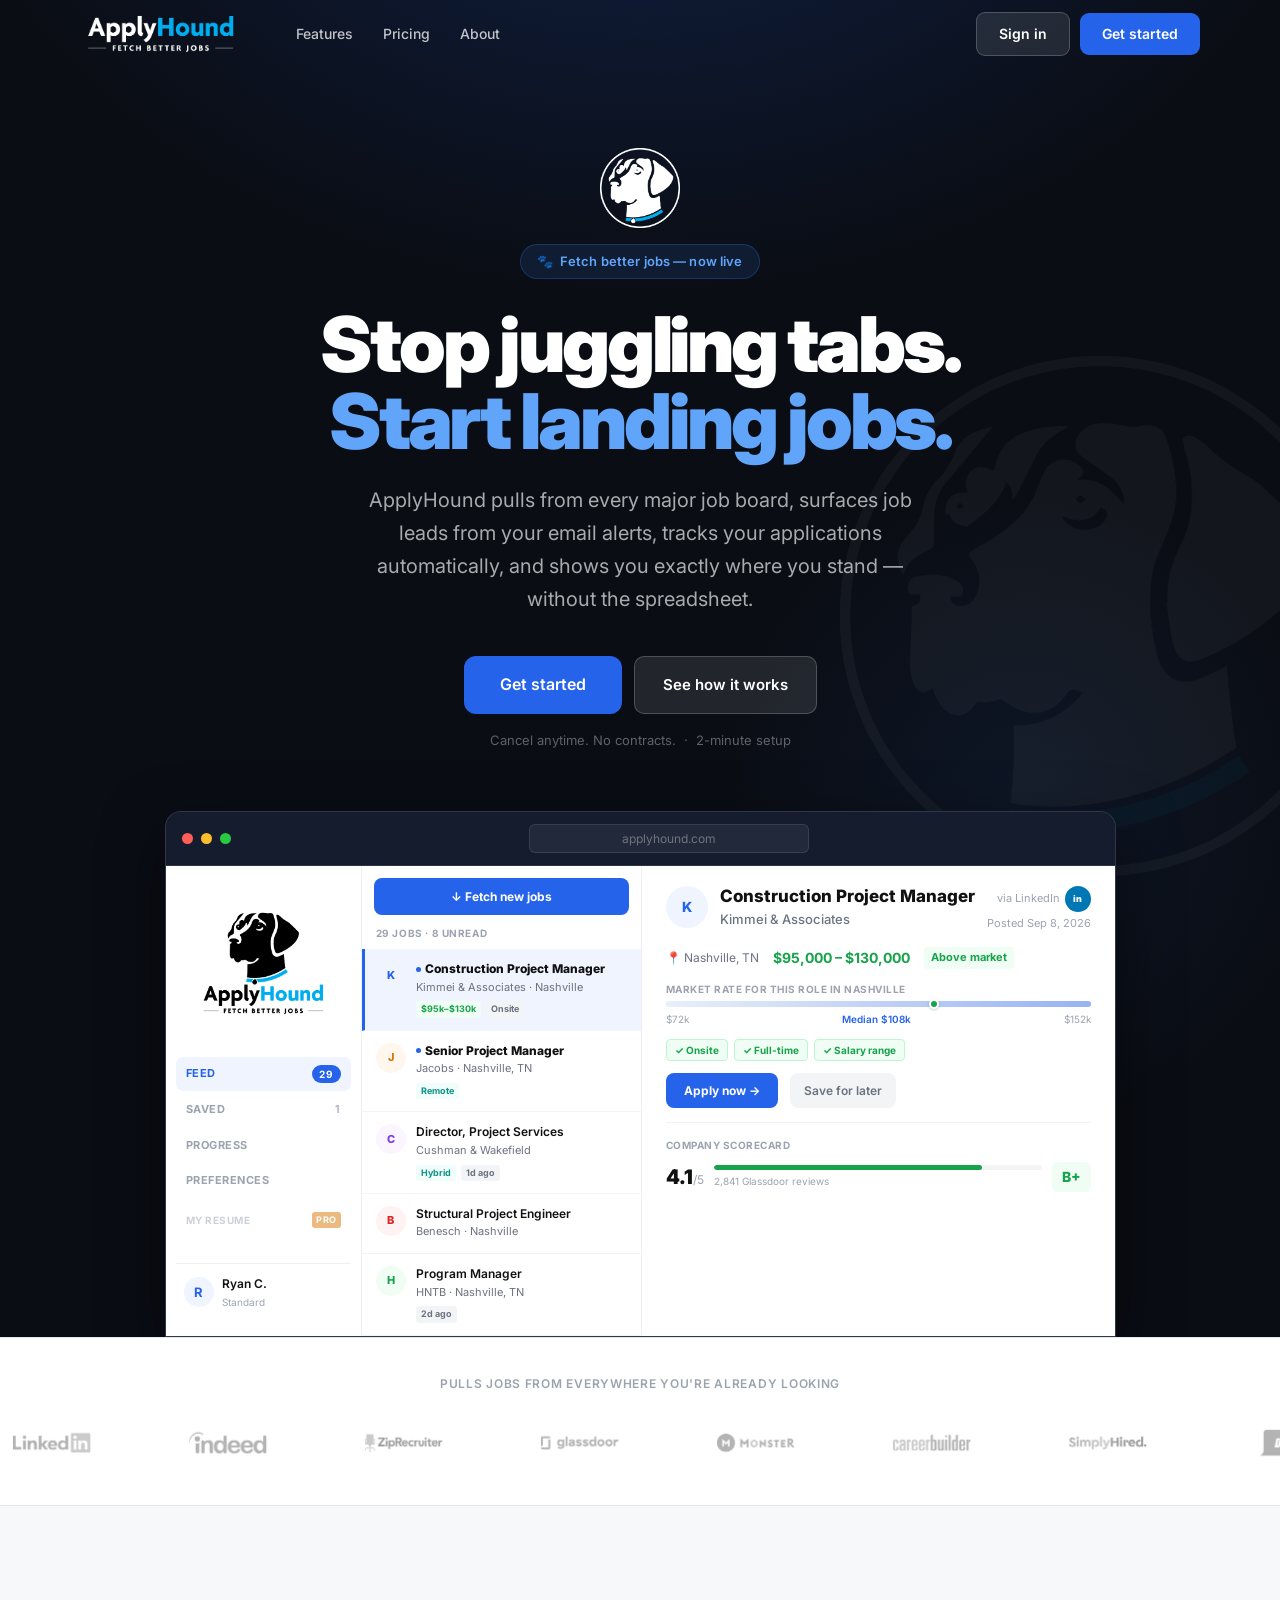
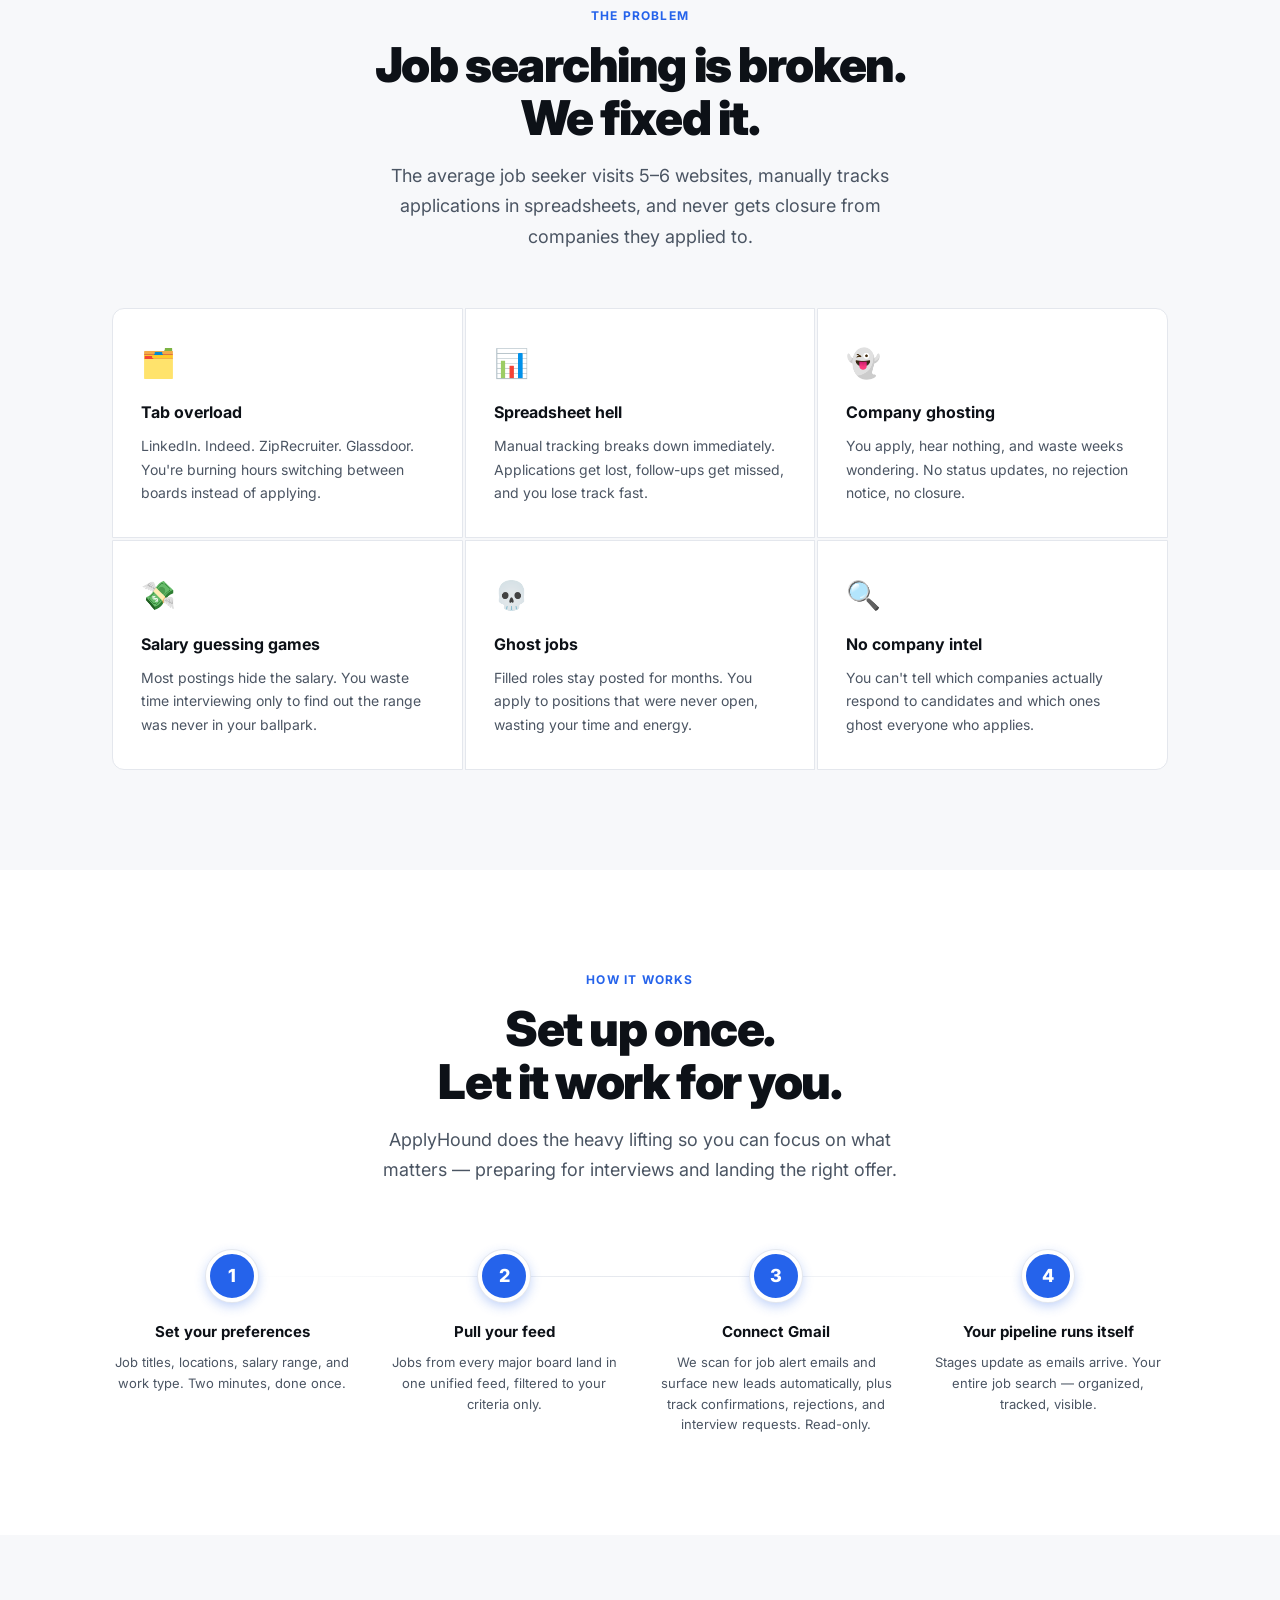
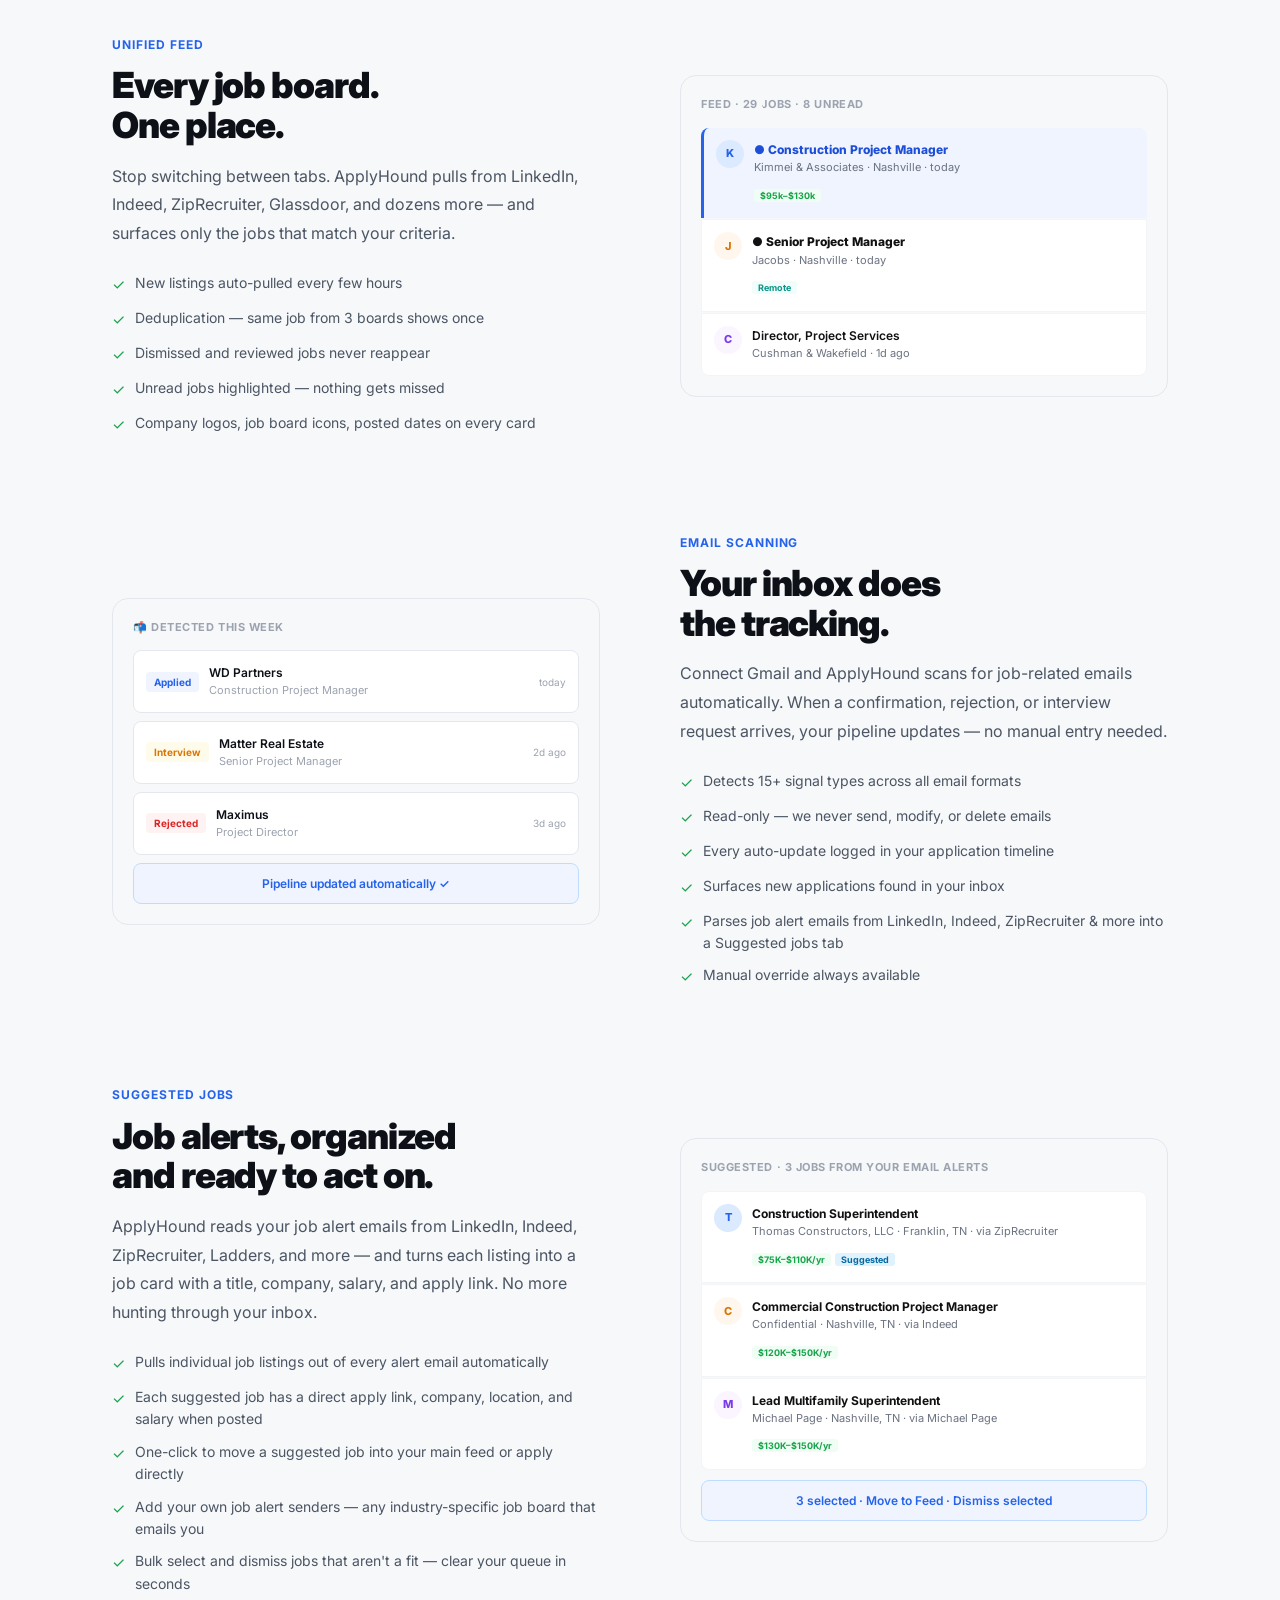
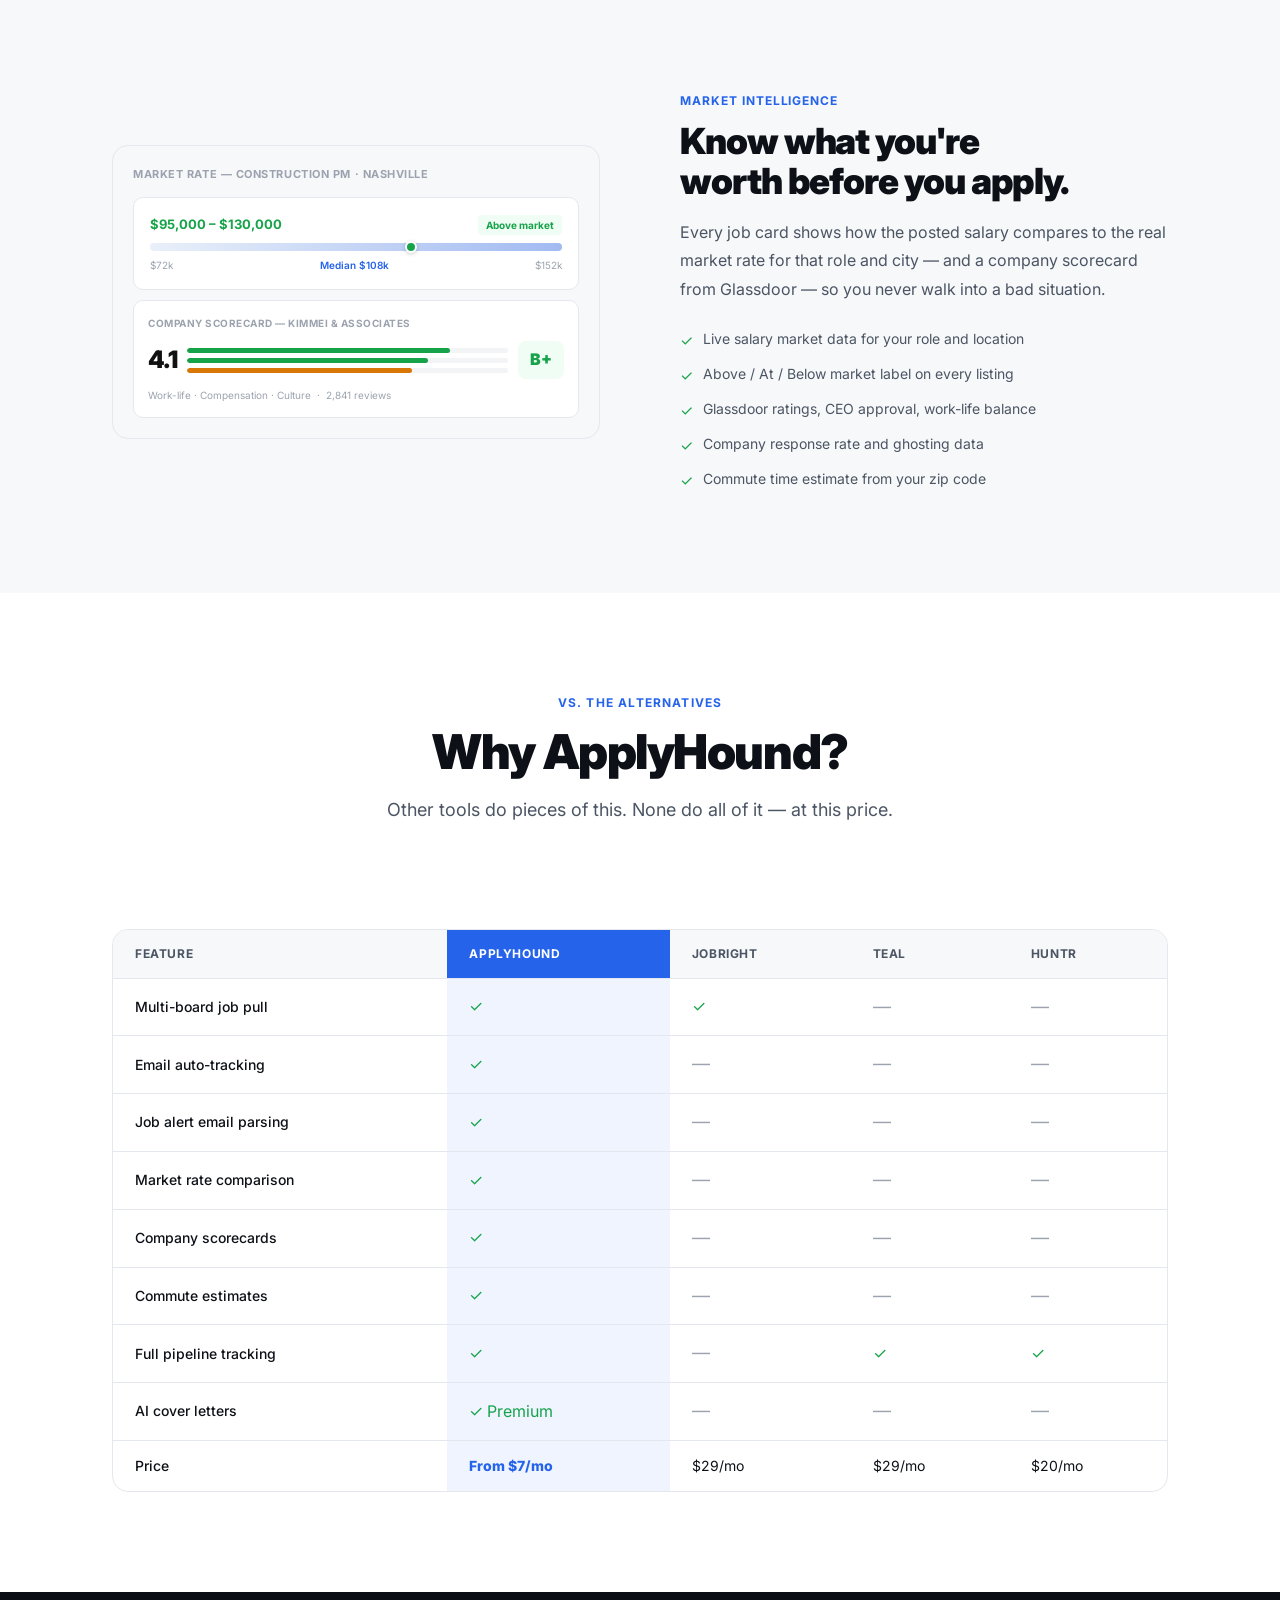
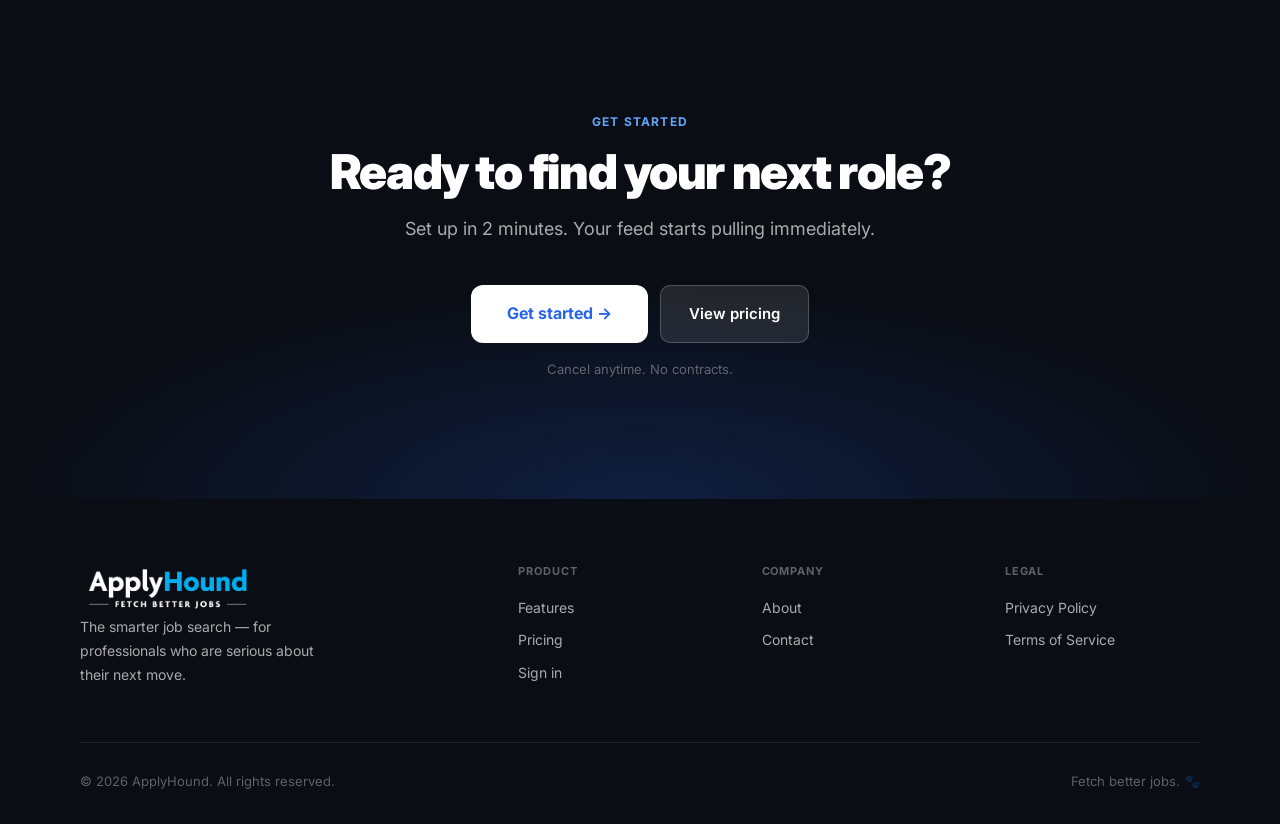
<file: index.html>
<!DOCTYPE html>
<html lang="en">
<head>
  <meta charset="UTF-8" />
  <meta name="viewport" content="width=device-width, initial-scale=1.0" />
  <title>ApplyHound — Fetch Better Jobs</title>
  <meta name="description" content="The job search platform built for professionals who are serious about their next move. Unified job feed, automatic application tracking, and email scanning — all in one place." />
  <link rel="icon" type="image/png" href="icon.png" />
  <link rel="preconnect" href="https://fonts.googleapis.com" />
  <link rel="preconnect" href="https://fonts.gstatic.com" crossorigin />
  <link href="https://fonts.googleapis.com/css2?family=Inter:wght@400;500;600;700;800;900&display=swap" rel="stylesheet" />
  <link rel="stylesheet" href="style.css" />
</head>
<body>

<!-- Nav -->
<nav class="nav dark-mode" id="nav">
  <div class="nav-inner">
    <a href="index.html" class="nav-logo"><img src="stamp-dark.png" alt="ApplyHound" style="height:48px;" /></a>
    <div class="nav-links">
      <a href="features.html">Features</a>
      <a href="pricing.html">Pricing</a>
      <a href="about.html">About</a>
    </div>
    <div class="nav-cta">
      <a href="https://app.applyhound.com" class="btn btn-ghost-dark">Sign in</a>
      <a href="https://app.applyhound.com" class="btn btn-primary">Get started</a>
    </div>
    <button class="hamburger" id="hamburger" aria-label="Open menu" aria-expanded="false">
      <span></span><span></span><span></span>
    </button>
  </div>
  <!-- Mobile menu -->
  <div class="mobile-menu" id="mobile-menu">
    <a href="features.html">Features</a>
    <a href="pricing.html">Pricing</a>
    <a href="about.html">About</a>
    <div class="mobile-menu-divider"></div>
    <a href="https://app.applyhound.com" class="mobile-menu-signin">Sign in</a>
    <a href="https://app.applyhound.com" class="btn btn-primary" style="text-align:center;">Get started</a>
  </div>
</nav>

<!-- Hero -->
<section class="hero">
  <!-- Subtle background icon watermark -->
  <div style="position:absolute;top:50%;right:-80px;transform:translateY(-60%);width:520px;height:520px;opacity:0.04;pointer-events:none;z-index:0;">
    <img src="icon-dark.png" alt="" style="width:100%;height:100%;object-fit:contain;" />
  </div>
  <div class="hero-inner" style="position:relative;z-index:1;">
    <!-- Icon above badge -->
    <img src="icon-dark.png" alt="" style="height:80px;width:auto;margin-bottom:16px;" />
    <div class="hero-badge">🐾 &nbsp;Fetch better jobs — now live</div>
    <h1>Stop juggling tabs.<br><span class="accent">Start landing jobs.</span></h1>
    <p class="hero-sub">ApplyHound pulls from every major job board, surfaces job leads from your email alerts, tracks your applications automatically, and shows you exactly where you stand — without the spreadsheet.</p>
    <div class="hero-actions">
      <a href="https://app.applyhound.com" class="btn btn-primary btn-xl">Get started</a>
      <a href="features.html" class="btn btn-ghost-dark btn-lg">See how it works</a>
    </div>
    <p class="hero-note">Cancel anytime. No contracts. &nbsp;·&nbsp; 2-minute setup</p>

    <!-- Mobile hero visual — shown only on small screens instead of app window -->
    <div class="mobile-hero-stats" style="display:none; margin-top:40px; width:100%; max-width:340px;">
      <div style="background:rgba(255,255,255,0.06);border:1px solid rgba(255,255,255,0.1);border-radius:16px;padding:24px 20px;">
        <div style="display:grid;grid-template-columns:1fr 1fr;gap:12px;margin-bottom:16px;">
          <div style="background:rgba(37,99,235,0.15);border:1px solid rgba(37,99,235,0.25);border-radius:10px;padding:14px;text-align:center;">
            <div style="font-size:28px;font-weight:900;color:#60a5fa;line-height:1;">10+</div>
            <div style="font-size:11px;color:rgba(255,255,255,0.5);margin-top:4px;font-weight:600;">Job boards</div>
          </div>
          <div style="background:rgba(37,99,235,0.15);border:1px solid rgba(37,99,235,0.25);border-radius:10px;padding:14px;text-align:center;">
            <div style="font-size:28px;font-weight:900;color:#60a5fa;line-height:1;">Auto</div>
            <div style="font-size:11px;color:rgba(255,255,255,0.5);margin-top:4px;font-weight:600;">Email tracking</div>
          </div>
          <div style="background:rgba(37,99,235,0.15);border:1px solid rgba(37,99,235,0.25);border-radius:10px;padding:14px;text-align:center;">
            <div style="font-size:28px;font-weight:900;color:#34d399;line-height:1;">$7</div>
            <div style="font-size:11px;color:rgba(255,255,255,0.5);margin-top:4px;font-weight:600;">Per month</div>
          </div>
          <div style="background:rgba(37,99,235,0.15);border:1px solid rgba(37,99,235,0.25);border-radius:10px;padding:14px;text-align:center;">
            <div style="font-size:28px;font-weight:900;color:#60a5fa;line-height:1;">2min</div>
            <div style="font-size:11px;color:rgba(255,255,255,0.5);margin-top:4px;font-weight:600;">Setup time</div>
          </div>
        </div>
        <div style="background:rgba(22,163,74,0.15);border:1px solid rgba(22,163,74,0.25);border-radius:8px;padding:10px 14px;font-size:12px;color:#86efac;font-weight:600;text-align:center;">
          ✓ Your pipeline updates automatically
        </div>
      </div>
    </div>
  </div>

  <!-- App window -->
  <div style="padding: 0 32px; max-width: 1120px; margin: 0 auto;">
    <div class="app-window">
      <div class="app-window-bar">
        <div class="win-dot" style="background:#ff5f57"></div>
        <div class="win-dot" style="background:#febc2e"></div>
        <div class="win-dot" style="background:#28c840"></div>
        <div class="win-url">applyhound.com</div>
      </div>
      <div class="app-window-body">
        <!-- Sidebar -->
        <div class="aw-sidebar">
          <div class="aw-logo" style="padding:4px 8px 12px;"><img src="logo-light.png" alt="ApplyHound" style="width:100%;height:auto;display:block;" /></div>
          <div class="aw-nav-item active">Feed <span class="aw-badge">29</span></div>
          <div class="aw-nav-item">Saved <span style="color:#9ca3af;font-size:11px;font-weight:500;">1</span></div>
          <div class="aw-nav-item">Progress</div>
          <div class="aw-nav-item">Preferences</div>
          <div class="aw-nav-item" style="margin-top:4px; opacity:0.5; font-size:10px;">My Resume <span style="background:#d97706;color:#fff;border-radius:3px;padding:1px 4px;font-size:9px;">PRO</span></div>
          <div class="aw-user">
            <div class="aw-avatar">R</div>
            <div>
              <div class="aw-user-name">Ryan C.</div>
              <div class="aw-user-plan">Standard</div>
            </div>
          </div>
        </div>
        <!-- Job list -->
        <div class="aw-list">
          <div class="aw-pull-btn">↓ Fetch new jobs</div>
          <div class="aw-list-header">29 jobs · 8 unread</div>
          <div class="aw-card active">
            <div class="aw-co-logo" style="background:#eff4ff;color:#2563eb;">K</div>
            <div style="min-width:0;flex:1;">
              <div class="aw-job-title bold"><span class="aw-unread-dot"></span>Construction Project Manager</div>
              <div class="aw-job-sub">Kimmei & Associates · Nashville</div>
              <div class="aw-job-meta">
                <span class="aw-tag" style="background:#f0fdf4;color:#16a34a;">$95k–$130k</span>
                <span class="aw-tag" style="background:#f3f4f6;color:#6b7280;">Onsite</span>
              </div>
            </div>
          </div>
          <div class="aw-card">
            <div class="aw-co-logo" style="background:#fff7ed;color:#d97706;">J</div>
            <div style="min-width:0;flex:1;">
              <div class="aw-job-title bold"><span class="aw-unread-dot"></span>Senior Project Manager</div>
              <div class="aw-job-sub">Jacobs · Nashville, TN</div>
              <div class="aw-job-meta">
                <span class="aw-tag" style="background:#f0fdfa;color:#0d9488;">Remote</span>
              </div>
            </div>
          </div>
          <div class="aw-card">
            <div class="aw-co-logo" style="background:#faf5ff;color:#7c3aed;">C</div>
            <div style="min-width:0;flex:1;">
              <div class="aw-job-title">Director, Project Services</div>
              <div class="aw-job-sub">Cushman & Wakefield</div>
              <div class="aw-job-meta">
                <span class="aw-tag" style="background:#f0fdfa;color:#0d9488;">Hybrid</span>
                <span class="aw-tag" style="background:#f3f4f6;color:#6b7280;">1d ago</span>
              </div>
            </div>
          </div>
          <div class="aw-card">
            <div class="aw-co-logo" style="background:#fef2f2;color:#dc2626;">B</div>
            <div style="min-width:0;flex:1;">
              <div class="aw-job-title">Structural Project Engineer</div>
              <div class="aw-job-sub">Benesch · Nashville</div>
            </div>
          </div>
          <div class="aw-card">
            <div class="aw-co-logo" style="background:#f0fdf4;color:#16a34a;">H</div>
            <div style="min-width:0;flex:1;">
              <div class="aw-job-title">Program Manager</div>
              <div class="aw-job-sub">HNTB · Nashville, TN</div>
              <div class="aw-job-meta">
                <span class="aw-tag" style="background:#f3f4f6;color:#6b7280;">2d ago</span>
              </div>
            </div>
          </div>
        </div>
        <!-- Detail panel -->
        <div class="aw-detail">
          <div class="aw-detail-header">
            <div class="aw-detail-logo" style="background:#eff4ff;color:#2563eb;">K</div>
            <div>
              <div class="aw-detail-title">Construction Project Manager</div>
              <div class="aw-detail-company">Kimmei & Associates</div>
            </div>
            <div class="aw-detail-source">
              <div style="display:flex;align-items:center;gap:5px;">
                <span>via LinkedIn</span>
                <div class="aw-source-badge" style="background:#0077b5;">in</div>
              </div>
              <span>Posted Sep 8, 2026</span>
            </div>
          </div>
          <div class="aw-meta-row">
            <span class="aw-meta-item">📍 Nashville, TN</span>
            <span class="aw-salary">$95,000 – $130,000</span>
            <span style="font-size:11px;background:#f0fdf4;color:#16a34a;padding:2px 7px;border-radius:4px;font-weight:700;">Above market</span>
          </div>
          <!-- Market rate bar -->
          <div style="margin-bottom:12px;">
            <div class="aw-market-label">Market rate for this role in Nashville</div>
            <div class="aw-market-bar">
              <div class="aw-market-fill"></div>
              <div class="aw-market-dot" style="left:62%;"></div>
            </div>
            <div class="aw-market-range">
              <span>$72k</span>
              <span style="color:#2563eb;font-weight:600;">Median $108k</span>
              <span>$152k</span>
            </div>
          </div>
          <div class="aw-match-row">
            <span class="aw-match-badge">✓ Onsite</span>
            <span class="aw-match-badge">✓ Full-time</span>
            <span class="aw-match-badge">✓ Salary range</span>
          </div>
          <div>
            <span class="aw-apply-btn">Apply now →</span>
            <span class="aw-save-btn">Save for later</span>
          </div>
          <div style="margin-top:14px;padding-top:14px;border-top:1px solid #f3f4f6;">
            <div style="font-size:10px;font-weight:700;color:#9ca3af;text-transform:uppercase;letter-spacing:0.05em;margin-bottom:8px;">Company scorecard</div>
            <div style="display:flex;gap:10px;align-items:center;">
              <div style="font-size:20px;font-weight:900;color:#111;">4.1<span style="font-size:12px;font-weight:400;color:#9ca3af;">/5</span></div>
              <div style="flex:1;">
                <div style="height:5px;background:#f3f4f6;border-radius:3px;overflow:hidden;margin-bottom:3px;">
                  <div style="width:82%;height:100%;background:#16a34a;border-radius:3px;"></div>
                </div>
                <div style="font-size:10px;color:#9ca3af;">2,841 Glassdoor reviews</div>
              </div>
              <div style="background:#f0fdf4;color:#16a34a;font-size:14px;font-weight:800;padding:4px 10px;border-radius:6px;">B+</div>
            </div>
          </div>
        </div>
      </div>
    </div>
  </div>
</section>

<!-- Logo scroll bar -->
<div class="logo-scroll-section">
  <div class="logo-scroll-label">Pulls jobs from everywhere you're already looking</div>
  <div style="overflow:hidden;">
    <div class="logo-track">
      <div class="logo-item"><img src="LinkedIn.png" alt="LinkedIn" style="height:auto;width:auto;max-height:52px;filter:grayscale(1);opacity:0.6;" /></div>
      <div class="logo-item"><img src="Indeed.png" alt="Indeed" style="height:auto;width:auto;max-height:52px;filter:grayscale(1);opacity:0.6;" /></div>
      <div class="logo-item"><img src="ZipRecruiter.png" alt="ZipRecruiter" style="height:auto;width:auto;max-height:52px;filter:grayscale(1);opacity:0.6;" /></div>
      <div class="logo-item"><img src="Glassdoor.png" alt="Glassdoor" style="height:auto;width:auto;max-height:52px;filter:grayscale(1);opacity:0.6;" /></div>
      <div class="logo-item"><img src="Monster.png" alt="Monster" style="height:auto;width:auto;max-height:52px;filter:grayscale(1);opacity:0.6;" /></div>
      <div class="logo-item"><img src="CareerBuilder.png" alt="CareerBuilder" style="height:auto;width:auto;max-height:52px;filter:grayscale(1);opacity:0.6;" /></div>
      <div class="logo-item"><img src="SimplyHired.png" alt="SimplyHired" style="height:auto;width:auto;max-height:52px;filter:grayscale(1);opacity:0.6;" /></div>
      <div class="logo-item"><img src="Dice.png" alt="Dice" style="height:auto;width:auto;max-height:52px;filter:grayscale(1);opacity:0.6;" /></div>
      <div class="logo-item"><img src="LinkedIn.png" alt="LinkedIn" style="height:auto;width:auto;max-height:52px;filter:grayscale(1);opacity:0.6;" /></div>
      <div class="logo-item"><img src="Indeed.png" alt="Indeed" style="height:auto;width:auto;max-height:52px;filter:grayscale(1);opacity:0.6;" /></div>
      <div class="logo-item"><img src="ZipRecruiter.png" alt="ZipRecruiter" style="height:auto;width:auto;max-height:52px;filter:grayscale(1);opacity:0.6;" /></div>
      <div class="logo-item"><img src="Glassdoor.png" alt="Glassdoor" style="height:auto;width:auto;max-height:52px;filter:grayscale(1);opacity:0.6;" /></div>
      <div class="logo-item"><img src="Monster.png" alt="Monster" style="height:auto;width:auto;max-height:52px;filter:grayscale(1);opacity:0.6;" /></div>
      <div class="logo-item"><img src="CareerBuilder.png" alt="CareerBuilder" style="height:auto;width:auto;max-height:52px;filter:grayscale(1);opacity:0.6;" /></div>
      <div class="logo-item"><img src="SimplyHired.png" alt="SimplyHired" style="height:auto;width:auto;max-height:52px;filter:grayscale(1);opacity:0.6;" /></div>
      <div class="logo-item"><img src="Dice.png" alt="Dice" style="height:auto;width:auto;max-height:52px;filter:grayscale(1);opacity:0.6;" /></div>
    </div>
  </div>
</div>

<!-- Problem -->
<section class="section section-soft">
  <div class="container">
    <div class="text-center">
      <div class="eyebrow">The problem</div>
      <h2>Job searching is broken.<br>We fixed it.</h2>
      <p class="lead" style="margin-top:16px;">The average job seeker visits 5–6 websites, manually tracks applications in spreadsheets, and never gets closure from companies they applied to.</p>
    </div>
    <div class="problem-grid">
      <div class="problem-cell">
        <div class="problem-icon">🗂️</div>
        <div class="problem-title">Tab overload</div>
        <div class="problem-desc">LinkedIn. Indeed. ZipRecruiter. Glassdoor. You're burning hours switching between boards instead of applying.</div>
      </div>
      <div class="problem-cell">
        <div class="problem-icon">📊</div>
        <div class="problem-title">Spreadsheet hell</div>
        <div class="problem-desc">Manual tracking breaks down immediately. Applications get lost, follow-ups get missed, and you lose track fast.</div>
      </div>
      <div class="problem-cell">
        <div class="problem-icon">👻</div>
        <div class="problem-title">Company ghosting</div>
        <div class="problem-desc">You apply, hear nothing, and waste weeks wondering. No status updates, no rejection notice, no closure.</div>
      </div>
      <div class="problem-cell">
        <div class="problem-icon">💸</div>
        <div class="problem-title">Salary guessing games</div>
        <div class="problem-desc">Most postings hide the salary. You waste time interviewing only to find out the range was never in your ballpark.</div>
      </div>
      <div class="problem-cell">
        <div class="problem-icon">💀</div>
        <div class="problem-title">Ghost jobs</div>
        <div class="problem-desc">Filled roles stay posted for months. You apply to positions that were never open, wasting your time and energy.</div>
      </div>
      <div class="problem-cell">
        <div class="problem-icon">🔍</div>
        <div class="problem-title">No company intel</div>
        <div class="problem-desc">You can't tell which companies actually respond to candidates and which ones ghost everyone who applies.</div>
      </div>
    </div>
  </div>
</section>

<!-- How it works -->
<section class="section">
  <div class="container">
    <div class="text-center">
      <div class="eyebrow">How it works</div>
      <h2>Set up once.<br>Let it work for you.</h2>
      <p class="lead" style="margin-top:16px;">ApplyHound does the heavy lifting so you can focus on what matters — preparing for interviews and landing the right offer.</p>
    </div>
    <div class="steps-grid">
      <div class="step-card">
        <div class="step-num">1</div>
        <div class="step-title">Set your preferences</div>
        <div class="step-desc">Job titles, locations, salary range, and work type. Two minutes, done once.</div>
      </div>
      <div class="step-card">
        <div class="step-num">2</div>
        <div class="step-title">Pull your feed</div>
        <div class="step-desc">Jobs from every major board land in one unified feed, filtered to your criteria only.</div>
      </div>
      <div class="step-card">
        <div class="step-num">3</div>
        <div class="step-title">Connect Gmail</div>
        <div class="step-desc">We scan for job alert emails and surface new leads automatically, plus track confirmations, rejections, and interview requests. Read-only.</div>
      </div>
      <div class="step-card">
        <div class="step-num">4</div>
        <div class="step-title">Your pipeline runs itself</div>
        <div class="step-desc">Stages update as emails arrive. Your entire job search — organized, tracked, visible.</div>
      </div>
    </div>
  </div>
</section>

<!-- Feature split 1 — Feed -->
<section class="section section-soft">
  <div class="container">
    <div class="feature-split">
      <div class="feature-split-content">
        <div class="feature-split-eyebrow">Unified feed</div>
        <h2>Every job board.<br>One place.</h2>
        <p class="feature-split-desc">Stop switching between tabs. ApplyHound pulls from LinkedIn, Indeed, ZipRecruiter, Glassdoor, and dozens more — and surfaces only the jobs that match your criteria.</p>
        <ul class="feature-list">
          <li><span class="check">✓</span>New listings auto-pulled every few hours</li>
          <li><span class="check">✓</span>Deduplication — same job from 3 boards shows once</li>
          <li><span class="check">✓</span>Dismissed and reviewed jobs never reappear</li>
          <li><span class="check">✓</span>Unread jobs highlighted — nothing gets missed</li>
          <li><span class="check">✓</span>Company logos, job board icons, posted dates on every card</li>
        </ul>
      </div>
      <div class="feature-split-visual" style="padding:20px;">
        <div style="font-size:11px;font-weight:700;color:#9ca3af;text-transform:uppercase;letter-spacing:0.05em;margin-bottom:14px;">Feed · 29 jobs · 8 unread</div>
        <div style="display:flex;flex-direction:column;gap:1px;">
          <div style="background:#eff4ff;border-left:3px solid #2563eb;padding:12px;border-radius:8px 8px 0 0;display:flex;gap:10px;">
            <div style="width:28px;height:28px;border-radius:50%;background:#dbeafe;color:#2563eb;font-size:11px;font-weight:800;display:flex;align-items:center;justify-content:center;flex-shrink:0;">K</div>
            <div>
              <div style="font-size:12px;font-weight:800;color:#1d4ed8;">● Construction Project Manager</div>
              <div style="font-size:11px;color:#6b7280;">Kimmei & Associates · Nashville · today</div>
              <div style="margin-top:4px;"><span style="background:#f0fdf4;color:#16a34a;font-size:9px;font-weight:700;padding:1px 6px;border-radius:3px;">$95k–$130k</span></div>
            </div>
          </div>
          <div style="background:#fff;border:1px solid #f3f4f6;padding:12px;display:flex;gap:10px;">
            <div style="width:28px;height:28px;border-radius:50%;background:#fff7ed;color:#d97706;font-size:11px;font-weight:800;display:flex;align-items:center;justify-content:center;flex-shrink:0;">J</div>
            <div>
              <div style="font-size:12px;font-weight:800;color:#111;">● Senior Project Manager</div>
              <div style="font-size:11px;color:#6b7280;">Jacobs · Nashville · today</div>
              <div style="margin-top:4px;"><span style="background:#f0fdfa;color:#0d9488;font-size:9px;font-weight:700;padding:1px 6px;border-radius:3px;">Remote</span></div>
            </div>
          </div>
          <div style="background:#fff;border:1px solid #f3f4f6;padding:12px;display:flex;gap:10px;border-radius:0 0 8px 8px;">
            <div style="width:28px;height:28px;border-radius:50%;background:#faf5ff;color:#7c3aed;font-size:11px;font-weight:800;display:flex;align-items:center;justify-content:center;flex-shrink:0;">C</div>
            <div>
              <div style="font-size:12px;font-weight:600;color:#111;">Director, Project Services</div>
              <div style="font-size:11px;color:#6b7280;">Cushman & Wakefield · 1d ago</div>
            </div>
          </div>
        </div>
      </div>
    </div>

    <!-- Feature split 2 — Email -->
    <div class="feature-split reverse">
      <div class="feature-split-content">
        <div class="feature-split-eyebrow">Email scanning</div>
        <h2>Your inbox does<br>the tracking.</h2>
        <p class="feature-split-desc">Connect Gmail and ApplyHound scans for job-related emails automatically. When a confirmation, rejection, or interview request arrives, your pipeline updates — no manual entry needed.</p>
        <ul class="feature-list">
          <li><span class="check">✓</span>Detects 15+ signal types across all email formats</li>
          <li><span class="check">✓</span>Read-only — we never send, modify, or delete emails</li>
          <li><span class="check">✓</span>Every auto-update logged in your application timeline</li>
          <li><span class="check">✓</span>Surfaces new applications found in your inbox</li>
          <li><span class="check">✓</span>Parses job alert emails from LinkedIn, Indeed, ZipRecruiter & more into a Suggested jobs tab</li>
          <li><span class="check">✓</span>Manual override always available</li>
        </ul>
      </div>
      <div class="feature-split-visual" style="padding:20px;">
        <div style="font-size:11px;font-weight:700;color:#9ca3af;text-transform:uppercase;letter-spacing:0.05em;margin-bottom:14px;">📬 Detected this week</div>
        <div style="display:flex;flex-direction:column;gap:8px;">
          <div style="background:#fff;border:1px solid #e4e7ed;border-radius:8px;padding:12px;display:flex;gap:10px;align-items:center;">
            <span style="background:#eff4ff;color:#2563eb;font-size:10px;font-weight:700;padding:2px 8px;border-radius:4px;white-space:nowrap;">Applied</span>
            <div><div style="font-size:12px;font-weight:600;">WD Partners</div><div style="font-size:11px;color:#9ca3af;">Construction Project Manager</div></div>
            <div style="margin-left:auto;font-size:10px;color:#9ca3af;">today</div>
          </div>
          <div style="background:#fff;border:1px solid #e4e7ed;border-radius:8px;padding:12px;display:flex;gap:10px;align-items:center;">
            <span style="background:#fffbeb;color:#d97706;font-size:10px;font-weight:700;padding:2px 8px;border-radius:4px;white-space:nowrap;">Interview</span>
            <div><div style="font-size:12px;font-weight:600;">Matter Real Estate</div><div style="font-size:11px;color:#9ca3af;">Senior Project Manager</div></div>
            <div style="margin-left:auto;font-size:10px;color:#9ca3af;">2d ago</div>
          </div>
          <div style="background:#fff;border:1px solid #e4e7ed;border-radius:8px;padding:12px;display:flex;gap:10px;align-items:center;">
            <span style="background:#fef2f2;color:#dc2626;font-size:10px;font-weight:700;padding:2px 8px;border-radius:4px;white-space:nowrap;">Rejected</span>
            <div><div style="font-size:12px;font-weight:600;">Maximus</div><div style="font-size:11px;color:#9ca3af;">Project Director</div></div>
            <div style="margin-left:auto;font-size:10px;color:#9ca3af;">3d ago</div>
          </div>
          <div style="background:#eff4ff;border:1px solid #bfdbfe;border-radius:8px;padding:10px 12px;font-size:12px;color:#2563eb;font-weight:600;text-align:center;">
            Pipeline updated automatically ✓
          </div>
        </div>
      </div>
    </div>

    <!-- Feature split — Suggested jobs -->
    <div class="feature-split">
    <div class="feature-split-content">
    <div class="feature-split-eyebrow">Suggested jobs</div>
    <h2>Job alerts, organized<br>and ready to act on.</h2>
    <p class="feature-split-desc">ApplyHound reads your job alert emails from LinkedIn, Indeed, ZipRecruiter, Ladders, and more — and turns each listing into a job card with a title, company, salary, and apply link. No more hunting through your inbox.</p>
    <ul class="feature-list">
    <li><span class="check">✓</span>Pulls individual job listings out of every alert email automatically</li>
    <li><span class="check">✓</span>Each suggested job has a direct apply link, company, location, and salary when posted</li>
    <li><span class="check">✓</span>One-click to move a suggested job into your main feed or apply directly</li>
    <li><span class="check">✓</span>Add your own job alert senders — any industry-specific job board that emails you</li>
    <li><span class="check">✓</span>Bulk select and dismiss jobs that aren't a fit — clear your queue in seconds</li>
    </ul>
    </div>
    <div class="feature-split-visual" style="padding:20px;">
    <div style="font-size:11px;font-weight:700;color:#9ca3af;text-transform:uppercase;letter-spacing:0.05em;margin-bottom:14px;">Suggested · 3 jobs from your email alerts</div>
    <div style="display:flex;flex-direction:column;gap:1px;">
    <div style="background:#fff;border:1px solid #f3f4f6;padding:12px;display:flex;gap:10px;border-radius:8px 8px 0 0;"><div style="width:28px;height:28px;border-radius:50%;background:#dbeafe;color:#2563eb;font-size:11px;font-weight:800;display:flex;align-items:center;justify-content:center;flex-shrink:0;">T</div><div><div style="font-size:12px;font-weight:700;color:#111;">Construction Superintendent</div><div style="font-size:11px;color:#6b7280;">Thomas Constructors, LLC · Franklin, TN · via ZipRecruiter</div><div style="margin-top:4px;"><span style="background:#f0fdf4;color:#16a34a;font-size:9px;font-weight:700;padding:1px 6px;border-radius:3px;">$75K–$110K/yr</span><span style="background:#e0f2fe;color:#0369a1;font-size:9px;font-weight:700;padding:1px 6px;border-radius:3px;margin-left:4px;">Suggested</span></div></div></div>
    <div style="background:#fff;border:1px solid #f3f4f6;padding:12px;display:flex;gap:10px;"><div style="width:28px;height:28px;border-radius:50%;background:#fff7ed;color:#d97706;font-size:11px;font-weight:800;display:flex;align-items:center;justify-content:center;flex-shrink:0;">C</div><div><div style="font-size:12px;font-weight:700;color:#111;">Commercial Construction Project Manager</div><div style="font-size:11px;color:#6b7280;">Confidential · Nashville, TN · via Indeed</div><div style="margin-top:4px;"><span style="background:#f0fdf4;color:#16a34a;font-size:9px;font-weight:700;padding:1px 6px;border-radius:3px;">$120K–$150K/yr</span></div></div></div>
    <div style="background:#fff;border:1px solid #f3f4f6;padding:12px;display:flex;gap:10px;border-radius:0 0 8px 8px;"><div style="width:28px;height:28px;border-radius:50%;background:#faf5ff;color:#7c3aed;font-size:11px;font-weight:800;display:flex;align-items:center;justify-content:center;flex-shrink:0;">M</div><div><div style="font-size:12px;font-weight:700;color:#111;">Lead Multifamily Superintendent</div><div style="font-size:11px;color:#6b7280;">Michael Page · Nashville, TN · via Michael Page</div><div style="margin-top:4px;"><span style="background:#f0fdf4;color:#16a34a;font-size:9px;font-weight:700;padding:1px 6px;border-radius:3px;">$130K–$150K/yr</span></div></div></div>
    </div>
    <div style="background:#eff4ff;border:1px solid #bfdbfe;border-radius:8px;padding:10px 12px;font-size:12px;color:#2563eb;font-weight:600;text-align:center;margin-top:10px;">3 selected · Move to Feed · Dismiss selected</div>
    </div>
    </div>
    
    <!-- Feature split 3 — Market rate -->
    <div class="feature-split reverse">
      <div class="feature-split-content">
        <div class="feature-split-eyebrow">Market intelligence</div>
        <h2>Know what you're<br>worth before you apply.</h2>
        <p class="feature-split-desc">Every job card shows how the posted salary compares to the real market rate for that role and city — and a company scorecard from Glassdoor — so you never walk into a bad situation.</p>
        <ul class="feature-list">
          <li><span class="check">✓</span>Live salary market data for your role and location</li>
          <li><span class="check">✓</span>Above / At / Below market label on every listing</li>
          <li><span class="check">✓</span>Glassdoor ratings, CEO approval, work-life balance</li>
          <li><span class="check">✓</span>Company response rate and ghosting data</li>
          <li><span class="check">✓</span>Commute time estimate from your zip code</li>
        </ul>
      </div>
      <div class="feature-split-visual" style="padding:20px;">
        <div style="font-size:11px;font-weight:700;color:#9ca3af;text-transform:uppercase;letter-spacing:0.05em;margin-bottom:14px;">Market rate — Construction PM · Nashville</div>
        <div style="background:#fff;border:1px solid #e4e7ed;border-radius:10px;padding:16px;margin-bottom:10px;">
          <div style="display:flex;justify-content:space-between;align-items:center;margin-bottom:8px;">
            <span style="font-size:13px;font-weight:700;color:#16a34a;">$95,000 – $130,000</span>
            <span style="background:#f0fdf4;color:#16a34a;font-size:10px;font-weight:700;padding:2px 8px;border-radius:4px;">Above market</span>
          </div>
          <div style="height:8px;background:#f3f4f6;border-radius:4px;position:relative;margin-bottom:6px;">
            <div style="position:absolute;inset:0;background:linear-gradient(90deg,#dbeafe,#2563eb);border-radius:4px;opacity:0.4;"></div>
            <div style="position:absolute;width:12px;height:12px;border-radius:50%;background:#16a34a;border:2px solid #fff;top:-2px;left:62%;box-shadow:0 1px 4px rgba(0,0,0,0.2);"></div>
          </div>
          <div style="display:flex;justify-content:space-between;font-size:10px;color:#9ca3af;">
            <span>$72k</span><span style="color:#2563eb;font-weight:600;">Median $108k</span><span>$152k</span>
          </div>
        </div>
        <div style="background:#fff;border:1px solid #e4e7ed;border-radius:10px;padding:14px;">
          <div style="font-size:10px;font-weight:700;color:#9ca3af;text-transform:uppercase;letter-spacing:0.05em;margin-bottom:10px;">Company scorecard — Kimmei & Associates</div>
          <div style="display:flex;gap:10px;align-items:center;margin-bottom:8px;">
            <div style="font-size:24px;font-weight:900;color:#111;letter-spacing:-0.03em;">4.1</div>
            <div style="flex:1;">
              <div style="height:5px;background:#f3f4f6;border-radius:3px;margin-bottom:5px;overflow:hidden;"><div style="width:82%;height:100%;background:#16a34a;border-radius:3px;"></div></div>
              <div style="height:5px;background:#f3f4f6;border-radius:3px;margin-bottom:5px;overflow:hidden;"><div style="width:75%;height:100%;background:#16a34a;border-radius:3px;"></div></div>
              <div style="height:5px;background:#f3f4f6;border-radius:3px;overflow:hidden;"><div style="width:70%;height:100%;background:#d97706;border-radius:3px;"></div></div>
            </div>
            <div style="background:#f0fdf4;color:#16a34a;font-size:16px;font-weight:900;padding:6px 12px;border-radius:8px;">B+</div>
          </div>
          <div style="font-size:10px;color:#9ca3af;">Work-life · Compensation · Culture &nbsp;·&nbsp; 2,841 reviews</div>
        </div>
      </div>
    </div>
  </div>
</section>

<!-- Comparison -->
<section class="section">
  <div class="container">
    <div class="text-center">
      <div class="eyebrow">vs. the alternatives</div>
      <h2>Why ApplyHound?</h2>
      <p class="lead" style="margin-top:16px;">Other tools do pieces of this. None do all of it — at this price.</p>
    </div>
    <div class="comp-table-wrap" style="overflow-x:auto;margin-top:48px;">
      <table class="comp-table">
        <thead>
          <tr>
            <th>Feature</th>
            <th class="col-us" style="background:var(--accent);color:#fff;">ApplyHound</th>
            <th>Jobright</th>
            <th>Teal</th>
            <th>Huntr</th>
          </tr>
        </thead>
        <tbody>
          <tr><td>Multi-board job pull</td><td class="col-us"><span class="check">✓</span></td><td><span class="check">✓</span></td><td><span class="cross">—</span></td><td><span class="cross">—</span></td></tr>
          <tr><td>Email auto-tracking</td><td class="col-us"><span class="check">✓</span></td><td><span class="cross">—</span></td><td><span class="cross">—</span></td><td><span class="cross">—</span></td></tr>
          <tr><td>Job alert email parsing</td><td class="col-us"><span class="check">✓</span></td><td><span class="cross">—</span></td><td><span class="cross">—</span></td><td><span class="cross">—</span></td></tr>
          <tr><td>Market rate comparison</td><td class="col-us"><span class="check">✓</span></td><td><span class="cross">—</span></td><td><span class="cross">—</span></td><td><span class="cross">—</span></td></tr>
          <tr><td>Company scorecards</td><td class="col-us"><span class="check">✓</span></td><td><span class="cross">—</span></td><td><span class="cross">—</span></td><td><span class="cross">—</span></td></tr>
          <tr><td>Commute estimates</td><td class="col-us"><span class="check">✓</span></td><td><span class="cross">—</span></td><td><span class="cross">—</span></td><td><span class="cross">—</span></td></tr>
          <tr><td>Full pipeline tracking</td><td class="col-us"><span class="check">✓</span></td><td><span class="cross">—</span></td><td><span class="check">✓</span></td><td><span class="check">✓</span></td></tr>
          <tr><td>AI cover letters</td><td class="col-us"><span class="check">✓ Premium</span></td><td><span class="cross">—</span></td><td><span class="cross">—</span></td><td><span class="cross">—</span></td></tr>
          <tr>
            <td>Price</td>
            <td class="col-us" style="font-weight:800;color:var(--accent);">From $7/mo</td>
            <td>$29/mo</td><td>$29/mo</td><td>$20/mo</td>
          </tr>
        </tbody>
      </table>
    </div>
  </div>
</section>

<!-- CTA -->
<div class="cta-section">
  <div class="container-sm">
    <div class="eyebrow eyebrow-dark text-center">Get started</div>
    <h2 class="text-center" style="margin-bottom:16px;">Ready to find your next role?</h2>
    <p class="lead lead-dark text-center" style="margin-bottom:40px;">Set up in 2 minutes. Your feed starts pulling immediately.</p>
    <div style="display:flex;gap:12px;justify-content:center;flex-wrap:wrap;flex-direction:row;" class="cta-btns">
      <a href="https://app.applyhound.com" class="btn btn-white btn-xl">Get started →</a>
      <a href="pricing.html" class="btn btn-ghost-dark btn-lg">View pricing</a>
    </div>
    <p style="margin-top:16px;font-size:13px;color:rgba(255,255,255,0.35);text-align:center;">Cancel anytime. No contracts.</p>
  </div>
</div>

<!-- Footer -->
<footer>
  <div class="footer-inner">
    <div class="footer-brand">
      <div class="footer-brand-logo"><img src="stamp-dark.png" alt="ApplyHound" style="height:52px;width:auto;" /></div>
      <p>The smarter job search — for professionals who are serious about their next move.</p>
    </div>
    <div class="footer-col">
      <h4>Product</h4>
      <a href="features.html">Features</a>
      <a href="pricing.html">Pricing</a>
      <a href="https://app.applyhound.com">Sign in</a>
    </div>
    <div class="footer-col">
      <h4>Company</h4>
      <a href="about.html">About</a>
      <a href="mailto:hello@applyhound.com">Contact</a>
    </div>
    <div class="footer-col">
      <h4>Legal</h4>
      <a href="https://app.applyhound.com/privacy">Privacy Policy</a>
      <a href="https://app.applyhound.com/terms">Terms of Service</a>
    </div>
  </div>
  <div class="footer-bottom">
    <span>© 2026 ApplyHound. All rights reserved.</span>
    <span class="footer-tagline">Fetch better jobs. 🐾</span>
  </div>
</footer>

<script>
const nav = document.getElementById('nav');
const hamburger = document.getElementById('hamburger');
const mobileMenu = document.getElementById('mobile-menu');

// Nav scroll behavior
window.addEventListener('scroll', () => {
  nav.classList.toggle('scrolled', window.scrollY > 20);
});

// Hamburger toggle
hamburger.addEventListener('click', () => {
  const open = hamburger.classList.toggle('open');
  mobileMenu.classList.toggle('open', open);
  hamburger.setAttribute('aria-expanded', open);
});

// Close menu on link click
mobileMenu.querySelectorAll('a').forEach(a => {
  a.addEventListener('click', () => {
    hamburger.classList.remove('open');
    mobileMenu.classList.remove('open');
    hamburger.setAttribute('aria-expanded', 'false');
  });
});
</script>
</body>
</html>
</file>
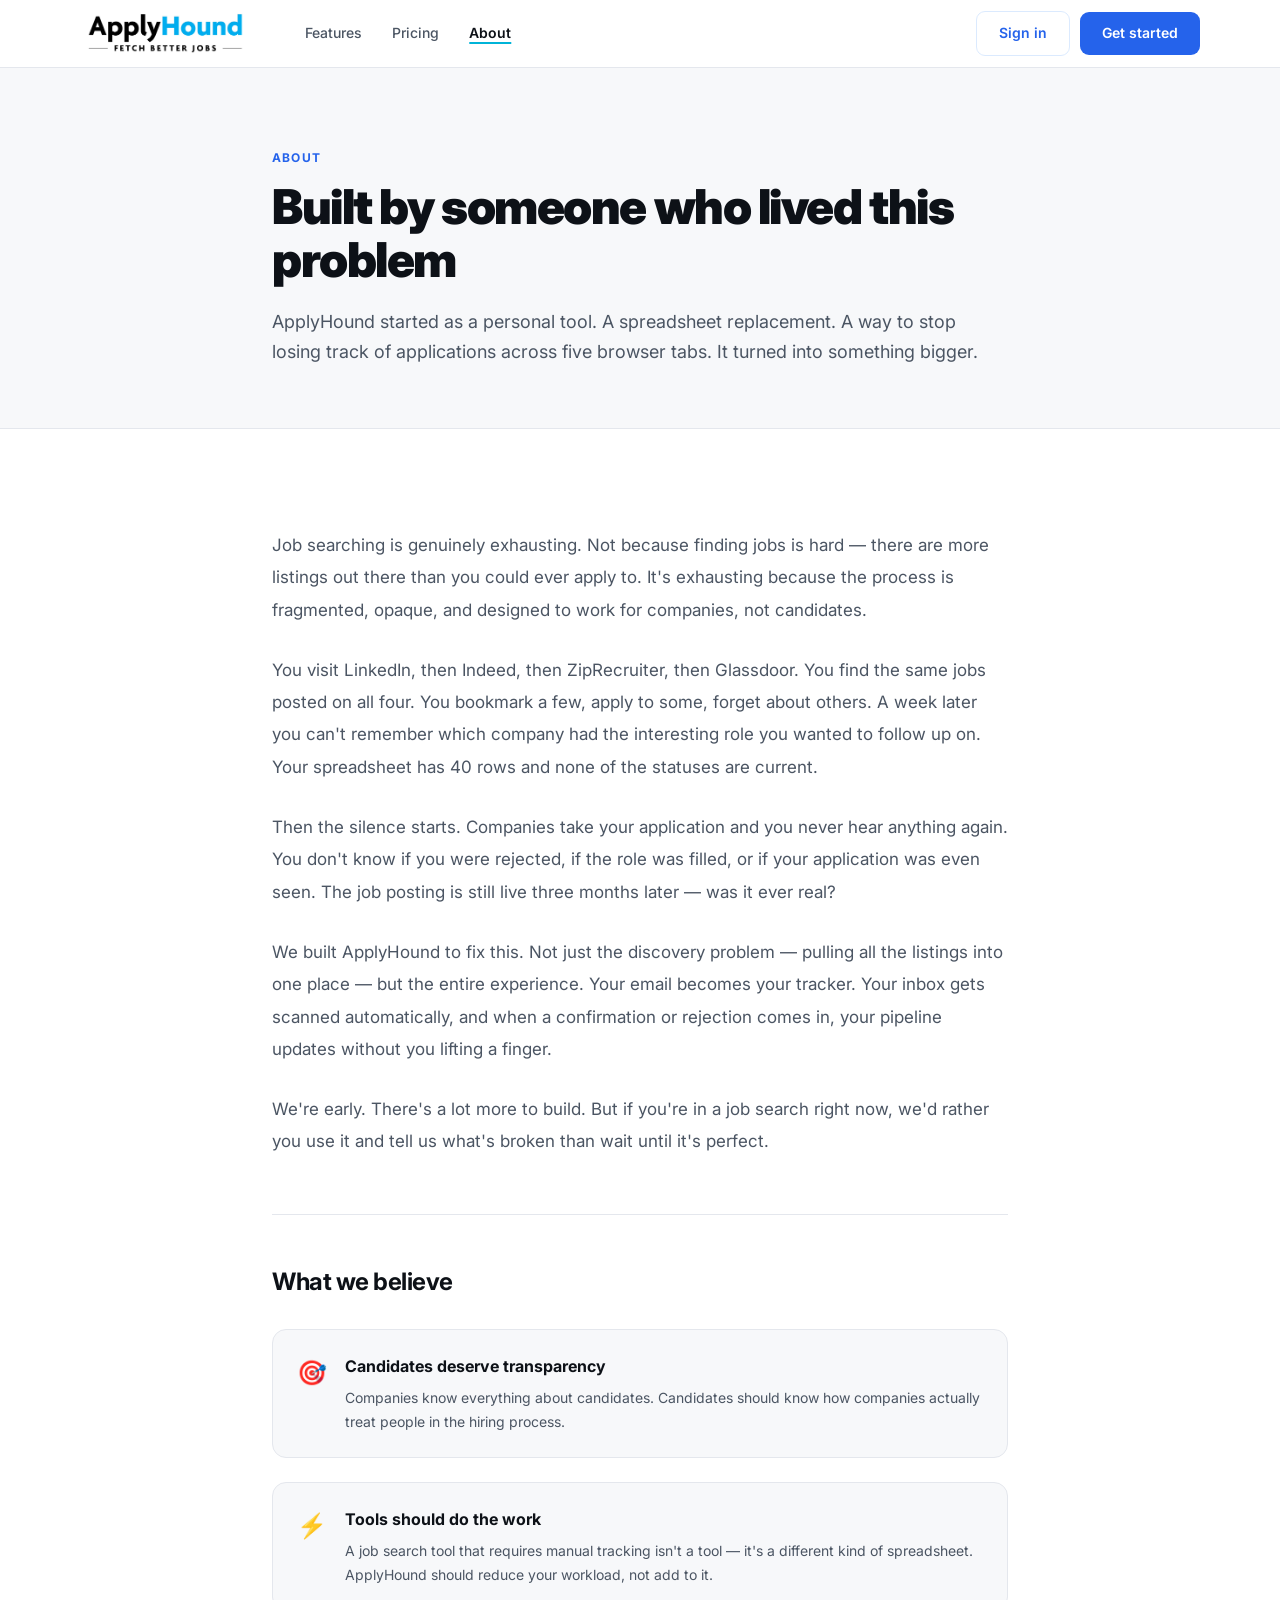
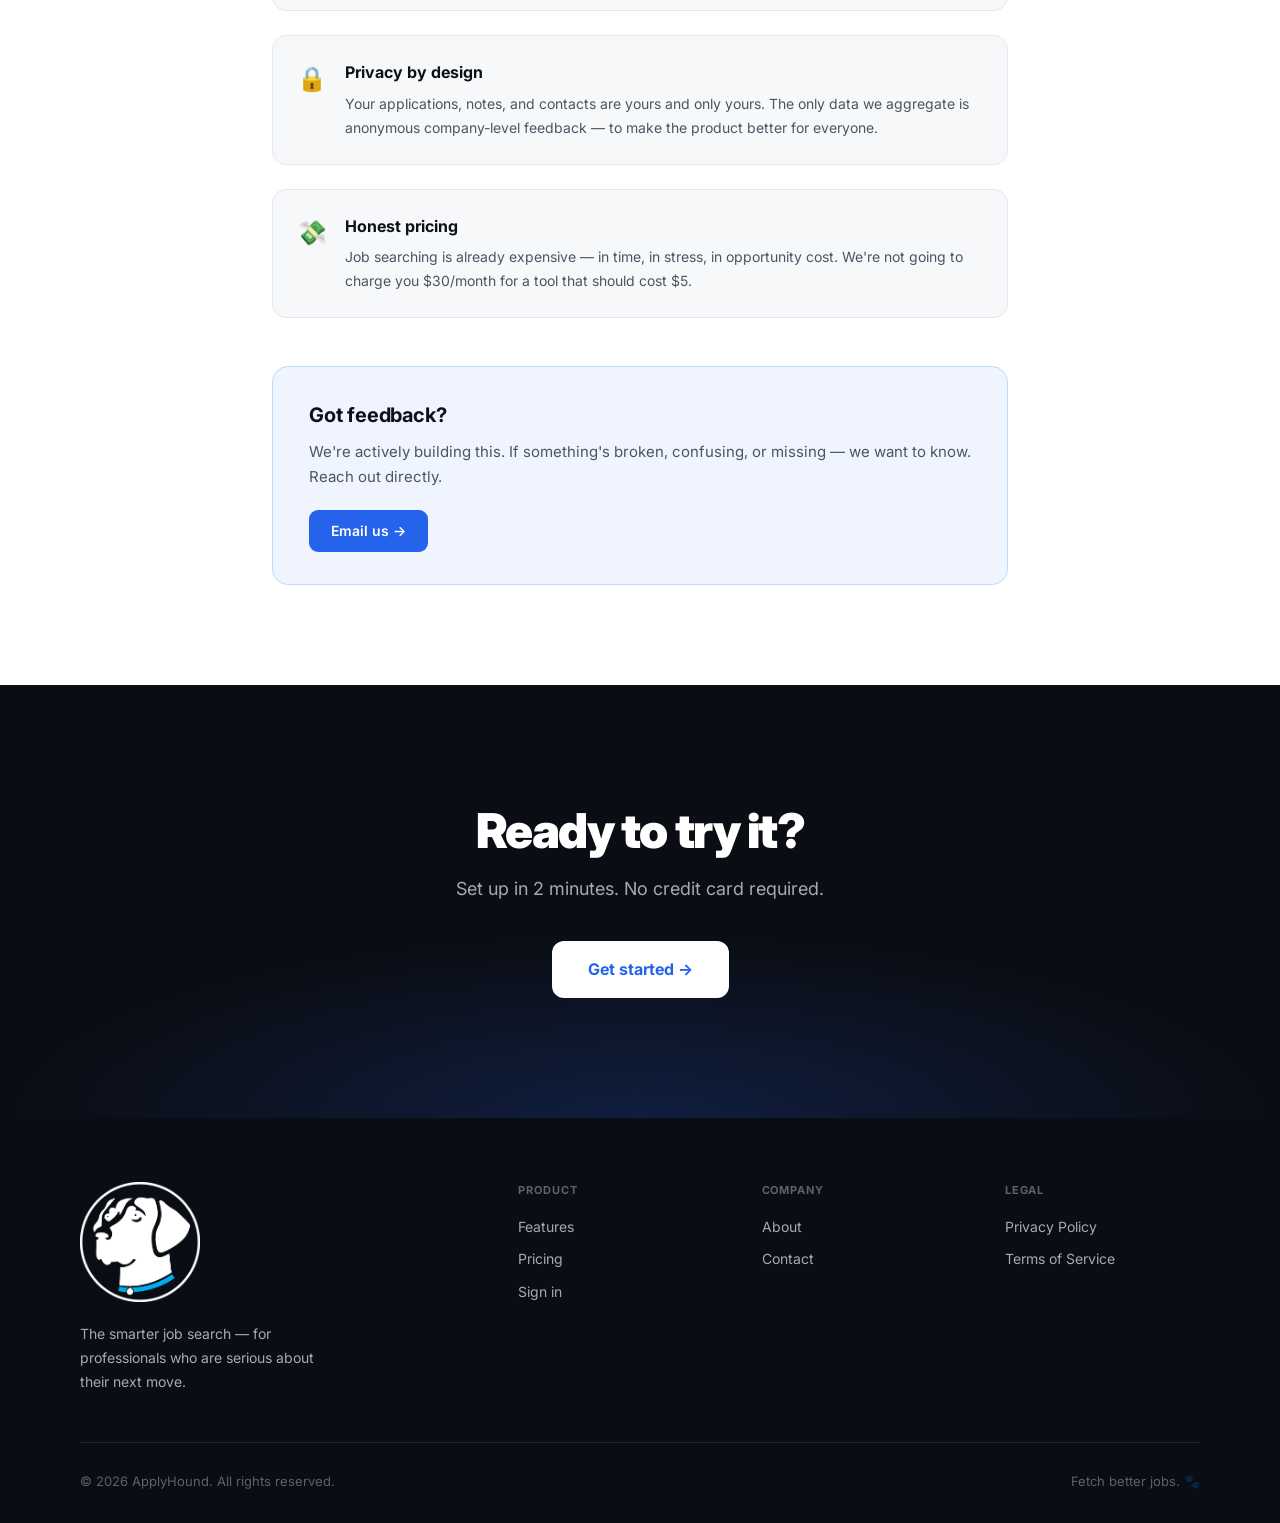
<file: about.html>
<!DOCTYPE html>
<html lang="en">
<head>
  <meta charset="UTF-8" />
  <meta name="viewport" content="width=device-width, initial-scale=1.0" />
  <title>About — ApplyHound</title>
  <meta name="description" content="Why we built ApplyHound, and what we're trying to fix about job searching." />
  <link rel="icon" type="image/png" href="icon.png" />
  <link rel="preconnect" href="https://fonts.googleapis.com" />
  <link rel="preconnect" href="https://fonts.gstatic.com" crossorigin />
  <link href="https://fonts.googleapis.com/css2?family=Inter:wght@400;500;600;700;800;900&display=swap" rel="stylesheet" />
  <link rel="stylesheet" href="style.css" />
</head>
<body>

<nav class="nav light-mode" id="nav" >
  <div class="nav-inner">
    <a href="/" class="nav-logo"><img src="stamp-light.png" alt="ApplyHound" /></a>
    <div class="nav-links">
      <a href="/features" >Features</a>
      <a href="/pricing" >Pricing</a>
      <a href="/about" class="active" >About</a>
    </div>
    <div class="nav-cta">
      <a href="https://app.applyhound.com" class="btn btn-outline">Sign in</a>
      <a href="https://app.applyhound.com" class="btn btn-primary">Get started</a>
    </div>
    <button class="hamburger" id="hamburger" aria-label="Open menu" aria-expanded="false">
      <span></span><span></span><span></span>
    </button>
  </div>
  <div class="mobile-menu" id="mobile-menu">
    <a href="/features">Features</a>
    <a href="/pricing">Pricing</a>
    <a href="/about">About</a>
    <div class="mobile-menu-divider"></div>
    <a href="https://app.applyhound.com" class="mobile-menu-signin">Sign in</a>
    <a href="https://app.applyhound.com" class="btn btn-primary" style="text-align:center;">Get started</a>
  </div>
</nav>

<div style="padding-top:68px;">
  <section style="padding:80px 0 60px;background:var(--bg-soft);border-bottom:1px solid var(--border);">
    <div class="container-sm">
      <div class="eyebrow">About</div>
      <h2 style="margin-bottom:20px;">Built by someone who lived this problem</h2>
      <p class="lead">ApplyHound started as a personal tool. A spreadsheet replacement. A way to stop losing track of applications across five browser tabs. It turned into something bigger.</p>
    </div>
  </section>

  <section class="section">
    <div class="container-sm">
      <div style="font-size:17px;color:var(--text-muted);line-height:1.9;">
        <p style="margin-bottom:28px;">Job searching is genuinely exhausting. Not because finding jobs is hard — there are more listings out there than you could ever apply to. It's exhausting because the process is fragmented, opaque, and designed to work for companies, not candidates.</p>
        <p style="margin-bottom:28px;">You visit LinkedIn, then Indeed, then ZipRecruiter, then Glassdoor. You find the same jobs posted on all four. You bookmark a few, apply to some, forget about others. A week later you can't remember which company had the interesting role you wanted to follow up on. Your spreadsheet has 40 rows and none of the statuses are current.</p>
        <p style="margin-bottom:28px;">Then the silence starts. Companies take your application and you never hear anything again. You don't know if you were rejected, if the role was filled, or if your application was even seen. The job posting is still live three months later — was it ever real?</p>
        <p style="margin-bottom:28px;">We built ApplyHound to fix this. Not just the discovery problem — pulling all the listings into one place — but the entire experience. Your email becomes your tracker. Your inbox gets scanned automatically, and when a confirmation or rejection comes in, your pipeline updates without you lifting a finger.</p>
        <p>We're early. There's a lot more to build. But if you're in a job search right now, we'd rather you use it and tell us what's broken than wait until it's perfect.</p>
      </div>

      <div style="margin-top:56px;padding-top:48px;border-top:1px solid var(--border);">
        <h3 style="margin-bottom:28px;font-size:24px;letter-spacing:-0.02em;">What we believe</h3>
        <div style="display:flex;flex-direction:column;gap:24px;">
          <div style="display:flex;gap:18px;padding:24px;background:var(--bg-soft);border-radius:14px;border:1px solid var(--border);">
            <span style="font-size:24px;flex-shrink:0;">🎯</span>
            <div>
              <div style="font-weight:700;font-size:16px;margin-bottom:6px;">Candidates deserve transparency</div>
              <div style="font-size:14px;color:var(--text-muted);line-height:1.7;">Companies know everything about candidates. Candidates should know how companies actually treat people in the hiring process.</div>
            </div>
          </div>
          <div style="display:flex;gap:18px;padding:24px;background:var(--bg-soft);border-radius:14px;border:1px solid var(--border);">
            <span style="font-size:24px;flex-shrink:0;">⚡</span>
            <div>
              <div style="font-weight:700;font-size:16px;margin-bottom:6px;">Tools should do the work</div>
              <div style="font-size:14px;color:var(--text-muted);line-height:1.7;">A job search tool that requires manual tracking isn't a tool — it's a different kind of spreadsheet. ApplyHound should reduce your workload, not add to it.</div>
            </div>
          </div>
          <div style="display:flex;gap:18px;padding:24px;background:var(--bg-soft);border-radius:14px;border:1px solid var(--border);">
            <span style="font-size:24px;flex-shrink:0;">🔒</span>
            <div>
              <div style="font-weight:700;font-size:16px;margin-bottom:6px;">Privacy by design</div>
              <div style="font-size:14px;color:var(--text-muted);line-height:1.7;">Your applications, notes, and contacts are yours and only yours. The only data we aggregate is anonymous company-level feedback — to make the product better for everyone.</div>
            </div>
          </div>
          <div style="display:flex;gap:18px;padding:24px;background:var(--bg-soft);border-radius:14px;border:1px solid var(--border);">
            <span style="font-size:24px;flex-shrink:0;">💸</span>
            <div>
              <div style="font-weight:700;font-size:16px;margin-bottom:6px;">Honest pricing</div>
              <div style="font-size:14px;color:var(--text-muted);line-height:1.7;">Job searching is already expensive — in time, in stress, in opportunity cost. We're not going to charge you $30/month for a tool that should cost $5.</div>
            </div>
          </div>
        </div>
      </div>

      <div style="margin-top:48px;padding:32px 36px;background:var(--accent-dim);border:1px solid #bfdbfe;border-radius:16px;">
        <h3 style="margin-bottom:8px;color:var(--accent-text);font-size:20px;">Got feedback?</h3>
        <p style="font-size:15px;color:var(--text-muted);margin-bottom:20px;line-height:1.7;">We're actively building this. If something's broken, confusing, or missing — we want to know. Reach out directly.</p>
        <a href="mailto:hello@applyhound.com" class="btn btn-primary">Email us →</a>
      </div>
    </div>
  </section>

  <div class="cta-section">
    <div class="container-sm text-center">
      <h2 style="margin-bottom:16px;">Ready to try it?</h2>
      <p class="lead lead-dark" style="margin-bottom:36px;">Set up in 2 minutes. No credit card required.</p>
      <a href="https://app.applyhound.com" class="btn btn-white btn-xl">Get started →</a>
    </div>
  </div>

  <footer>
    <div class="footer-inner">
      <div class="footer-brand">
        <img src="icon-dark.png" alt="ApplyHound" class="footer-brand-icon" />
        <p>The smarter job search — for professionals who are serious about their next move.</p>
      </div>
      <div class="footer-col"><h4>Product</h4><a href="/features">Features</a><a href="/pricing">Pricing</a><a href="https://app.applyhound.com">Sign in</a></div>
      <div class="footer-col"><h4>Company</h4><a href="/about">About</a><a href="mailto:hello@applyhound.com">Contact</a></div>
      <div class="footer-col"><h4>Legal</h4><a href="#">Privacy Policy</a><a href="#">Terms of Service</a></div>
    </div>
    <div class="footer-bottom"><span>© 2026 ApplyHound. All rights reserved.</span><span>Fetch better jobs. 🐾</span></div>
  </footer>
</div>

</body>
</html>
<script>
const nav = document.getElementById('nav');
const hamburger = document.getElementById('hamburger');
const mobileMenu = document.getElementById('mobile-menu');
window.addEventListener('scroll', () => { nav.classList.toggle('scrolled', window.scrollY > 20); });
hamburger.addEventListener('click', () => {
  const open = hamburger.classList.toggle('open');
  mobileMenu.classList.toggle('open', open);
  hamburger.setAttribute('aria-expanded', open);
});
mobileMenu.querySelectorAll('a').forEach(a => {
  a.addEventListener('click', () => {
    hamburger.classList.remove('open');
    mobileMenu.classList.remove('open');
    hamburger.setAttribute('aria-expanded', 'false');
  });
});
</script>
</file>
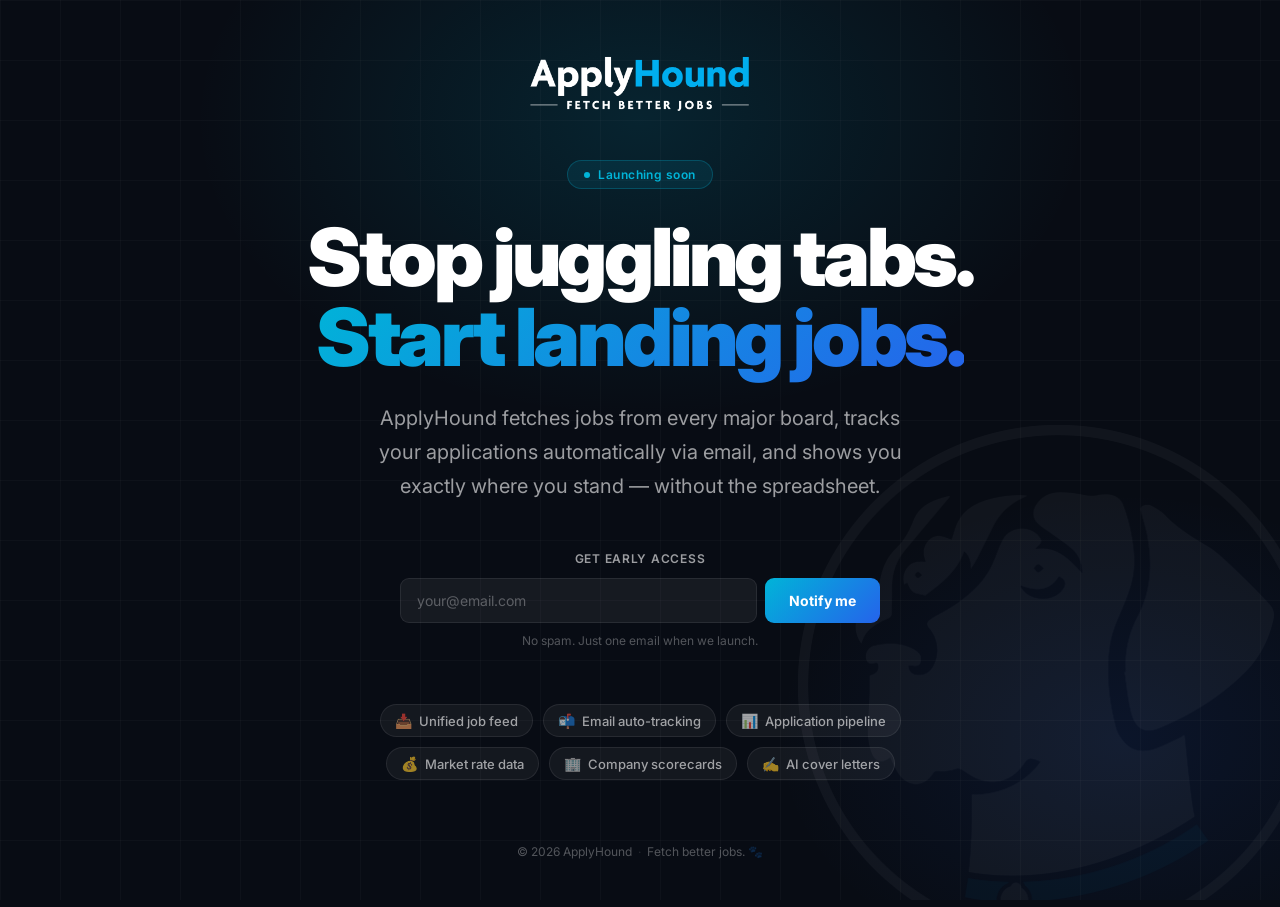
<file: coming-soon.html>
<!DOCTYPE html>
<html lang="en">
<head>
  <meta charset="UTF-8" />
  <meta name="viewport" content="width=device-width, initial-scale=1.0" />
  <title>ApplyHound — Coming Soon</title>
  <meta name="description" content="ApplyHound is coming soon. The smarter job search platform — unified feed, automatic tracking, and email scanning in one place." />
  <link rel="icon" type="image/png" href="icon.png" />
  <link rel="preconnect" href="https://fonts.googleapis.com" />
  <link rel="preconnect" href="https://fonts.gstatic.com" crossorigin />
  <link href="https://fonts.googleapis.com/css2?family=Inter:wght@400;500;600;700;800;900&display=swap" rel="stylesheet" />
  <style>
    *, *::before, *::after { box-sizing: border-box; margin: 0; padding: 0; }

    :root {
      --dark: #080c14;
      --dark-2: #0e1420;
      --accent: #00b4d8;
      --accent-2: #2563eb;
      --text: #ffffff;
      --text-muted: rgba(255,255,255,0.6);
      --text-dim: rgba(255,255,255,0.3);
      --border: rgba(255,255,255,0.08);
    }

    html, body {
      height: 100%;
      font-family: 'Inter', -apple-system, BlinkMacSystemFont, sans-serif;
      background: var(--dark);
      color: var(--text);
      -webkit-font-smoothing: antialiased;
      overflow-x: hidden;
    }

    /* ── Background ── */
    .bg {
      position: fixed; inset: 0; z-index: 0;
      background: var(--dark);
      overflow: hidden;
    }
    .bg-glow-1 {
      position: absolute;
      top: -20%; left: 50%; transform: translateX(-50%);
      width: 900px; height: 600px;
      background: radial-gradient(ellipse, rgba(0,180,216,0.14) 0%, transparent 70%);
      pointer-events: none;
    }
    .bg-glow-2 {
      position: absolute;
      bottom: -10%; right: -15%;
      width: 700px; height: 500px;
      background: radial-gradient(ellipse, rgba(37,99,235,0.1) 0%, transparent 70%);
      pointer-events: none;
    }
    .bg-icon {
      position: absolute;
      bottom: -5%; right: -3%;
      width: 520px; height: 520px;
      opacity: 0.04;
      pointer-events: none;
    }
    .bg-icon img { width: 100%; height: 100%; object-fit: contain; }

    /* ── Grid overlay ── */
    .bg-grid {
      position: absolute; inset: 0;
      background-image:
        linear-gradient(rgba(255,255,255,0.025) 1px, transparent 1px),
        linear-gradient(90deg, rgba(255,255,255,0.025) 1px, transparent 1px);
      background-size: 60px 60px;
      pointer-events: none;
    }

    /* ── Layout ── */
    .page {
      position: relative; z-index: 1;
      min-height: 100vh;
      display: flex; flex-direction: column;
      align-items: center; justify-content: center;
      padding: 48px 24px;
      text-align: center;
    }

    /* ── Logo ── */
    .logo { height: 72px; width: auto; margin-bottom: 40px; }

    /* ── Badge ── */
    .badge {
      display: inline-flex; align-items: center; gap: 8px;
      background: rgba(0,180,216,0.1);
      border: 1px solid rgba(0,180,216,0.25);
      border-radius: 20px; padding: 6px 16px;
      font-size: 12px; font-weight: 600;
      color: var(--accent); letter-spacing: 0.04em;
      margin-bottom: 28px;
    }
    .badge-dot {
      width: 6px; height: 6px; border-radius: 50%;
      background: var(--accent);
      animation: pulse 2s ease-in-out infinite;
    }
    @keyframes pulse {
      0%, 100% { opacity: 1; transform: scale(1); }
      50% { opacity: 0.4; transform: scale(0.8); }
    }

    /* ── Headline ── */
    h1 {
      font-size: clamp(40px, 7vw, 80px);
      font-weight: 900;
      letter-spacing: -0.04em;
      line-height: 1.0;
      margin-bottom: 24px;
      max-width: 820px;
    }
    h1 .accent {
      background: linear-gradient(135deg, var(--accent) 0%, var(--accent-2) 100%);
      -webkit-background-clip: text;
      -webkit-text-fill-color: transparent;
      background-clip: text;
    }

    /* ── Subtext ── */
    .sub {
      font-size: clamp(16px, 2vw, 20px);
      color: var(--text-muted);
      line-height: 1.7;
      max-width: 560px;
      margin: 0 auto 48px;
    }

    /* ── Email form ── */
    .form-wrap {
      width: 100%; max-width: 480px;
      margin: 0 auto 56px;
    }
    .form-label {
      font-size: 12px; font-weight: 600;
      color: var(--text-muted); letter-spacing: 0.06em;
      text-transform: uppercase; margin-bottom: 12px;
      display: block;
    }
    .form-row {
      display: flex; gap: 8px;
    }
    .form-input {
      flex: 1; background: rgba(255,255,255,0.06);
      border: 1px solid var(--border);
      border-radius: 9px; padding: 13px 16px;
      font-size: 14px; font-family: inherit;
      color: #fff; outline: none;
      transition: border-color 0.2s, background 0.2s;
    }
    .form-input::placeholder { color: var(--text-dim); }
    .form-input:focus { border-color: rgba(0,180,216,0.4); background: rgba(255,255,255,0.09); }
    .form-btn {
      background: linear-gradient(135deg, var(--accent) 0%, var(--accent-2) 100%);
      color: #fff; border: none; border-radius: 9px;
      padding: 13px 24px; font-size: 14px; font-weight: 700;
      font-family: inherit; cursor: pointer; white-space: nowrap;
      transition: opacity 0.15s, transform 0.15s;
    }
    .form-btn:hover { opacity: 0.9; transform: translateY(-1px); }
    .form-btn:disabled { opacity: 0.5; cursor: default; transform: none; }
    .form-note {
      font-size: 12px; color: var(--text-dim);
      margin-top: 10px;
    }
    .form-success {
      display: none;
      background: rgba(0,180,216,0.1);
      border: 1px solid rgba(0,180,216,0.25);
      border-radius: 9px; padding: 14px 18px;
      font-size: 14px; color: var(--accent);
      font-weight: 500;
    }

    /* ── Feature pills ── */
    .pills {
      display: flex; flex-wrap: wrap; gap: 10px;
      justify-content: center; margin-bottom: 64px;
      max-width: 640px;
    }
    .pill {
      display: flex; align-items: center; gap: 7px;
      background: rgba(255,255,255,0.05);
      border: 1px solid var(--border);
      border-radius: 20px; padding: 7px 14px;
      font-size: 13px; color: var(--text-muted);
      font-weight: 500;
    }
    .pill-icon { font-size: 14px; }

    /* ── Footer ── */
    .footer {
      font-size: 12px; color: var(--text-dim);
      display: flex; align-items: center; gap: 6px;
    }

    @media (max-width: 520px) {
      .form-row { flex-direction: column; }
      .logo { height: 56px; }
      .bg-icon { width: 300px; height: 300px; }
    }
  </style>
</head>
<body>

<!-- Background -->
<div class="bg">
  <div class="bg-glow-1"></div>
  <div class="bg-glow-2"></div>
  <div class="bg-grid"></div>
  <div class="bg-icon"><img src="icon-dark.png" alt="" /></div>
</div>

<!-- Content -->
<div class="page">

  <!-- Logo -->
  <img src="stamp-dark.png" alt="ApplyHound" class="logo" />

  <!-- Badge -->
  <div class="badge">
    <div class="badge-dot"></div>
    Launching soon
  </div>

  <!-- Headline -->
  <h1>Stop juggling tabs.<br><span class="accent">Start landing jobs.</span></h1>

  <!-- Sub -->
  <p class="sub">ApplyHound fetches jobs from every major board, tracks your applications automatically via email, and shows you exactly where you stand — without the spreadsheet.</p>

  <!-- Email capture -->
  <div class="form-wrap">
    <label class="form-label" for="email">Get early access</label>
    <div class="form-row">
      <input class="form-input" id="email" type="email" placeholder="your@email.com" autocomplete="email" />
      <button class="form-btn" id="notifyBtn" onclick="handleSubmit()">Notify me</button>
    </div>
    <div class="form-note">No spam. Just one email when we launch.</div>
    <div class="form-success" id="successMsg">✓ &nbsp;You're on the list. We'll reach out when we launch.</div>
  </div>

  <!-- Feature pills -->
  <div class="pills">
    <div class="pill"><span class="pill-icon">📥</span> Unified job feed</div>
    <div class="pill"><span class="pill-icon">📬</span> Email auto-tracking</div>
    <div class="pill"><span class="pill-icon">📊</span> Application pipeline</div>
    <div class="pill"><span class="pill-icon">💰</span> Market rate data</div>
    <div class="pill"><span class="pill-icon">🏢</span> Company scorecards</div>
    <div class="pill"><span class="pill-icon">✍️</span> AI cover letters</div>
  </div>

  <!-- Footer -->
  <div class="footer">
    <span>© 2026 ApplyHound</span>
    <span style="opacity:0.4">·</span>
    <span>Fetch better jobs. 🐾</span>
  </div>

</div>

<script>
  function handleSubmit() {
    const input = document.getElementById('email');
    const btn = document.getElementById('notifyBtn');
    const success = document.getElementById('successMsg');
    const note = btn.parentElement.nextElementSibling;

    const email = input.value.trim();
    if (!email || !email.includes('@')) {
      input.focus();
      input.style.borderColor = 'rgba(239,68,68,0.5)';
      setTimeout(() => input.style.borderColor = '', 1500);
      return;
    }

    btn.disabled = true;
    btn.textContent = 'Done!';
    input.disabled = true;
    note.style.display = 'none';
    success.style.display = 'block';

    // You can wire this to your email list provider here
    // e.g. fetch('/api/waitlist', { method: 'POST', body: JSON.stringify({ email }) });
    console.log('Waitlist signup:', email);
  }

  // Allow Enter key to submit
  document.getElementById('email').addEventListener('keydown', function(e) {
    if (e.key === 'Enter') handleSubmit();
  });
</script>

</body>
</html>
</file>
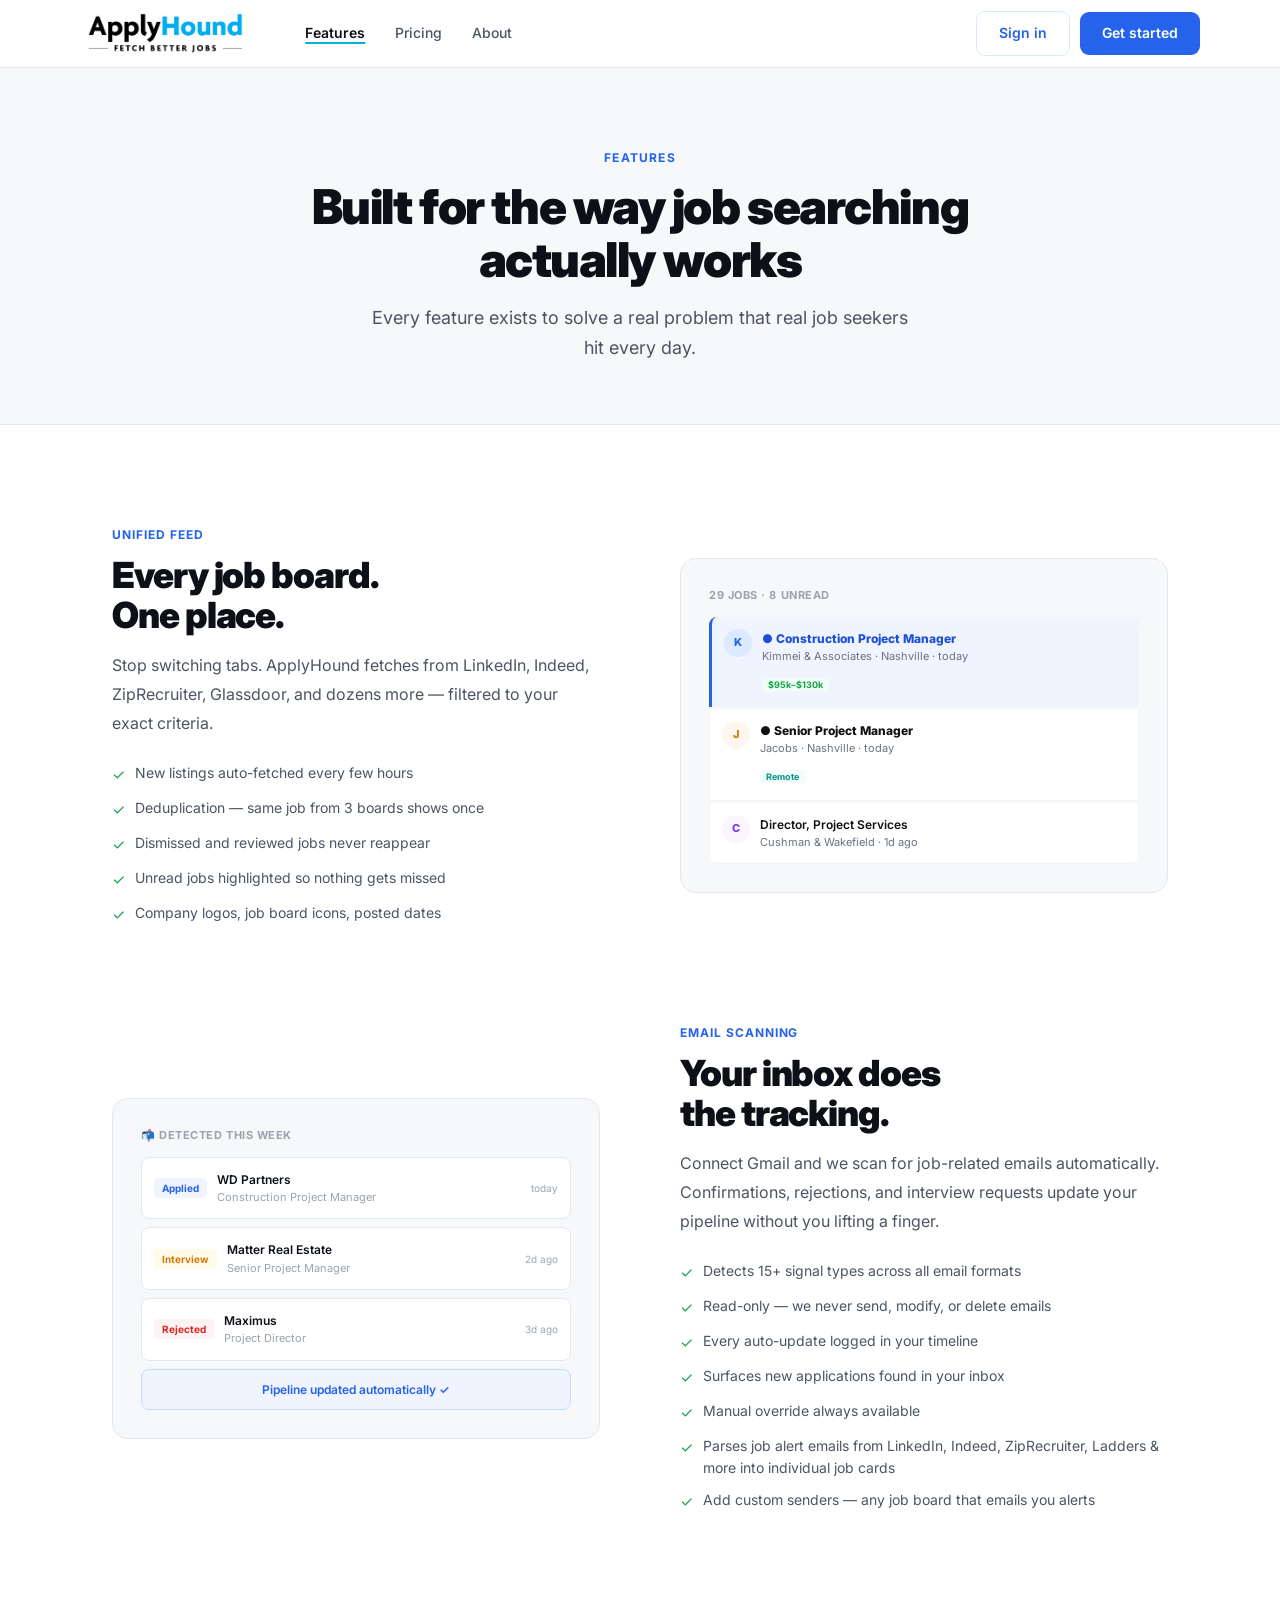
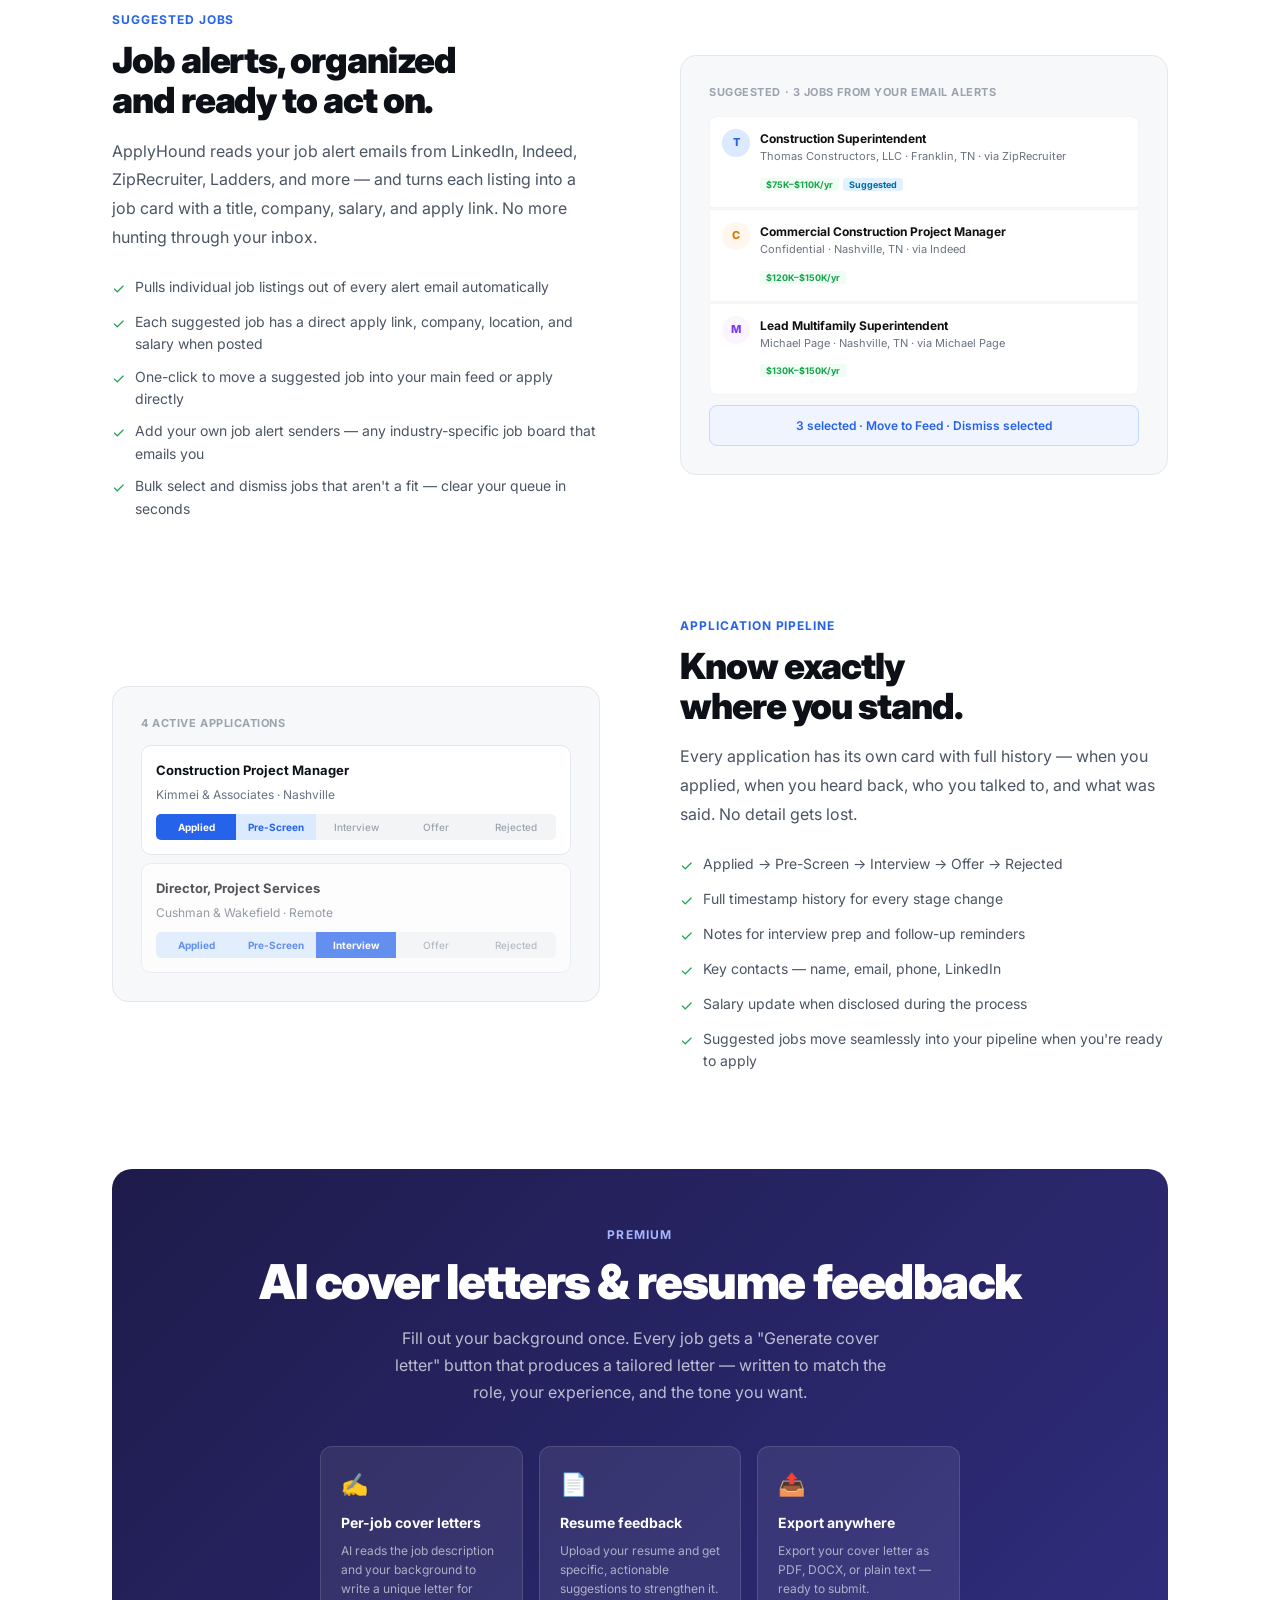
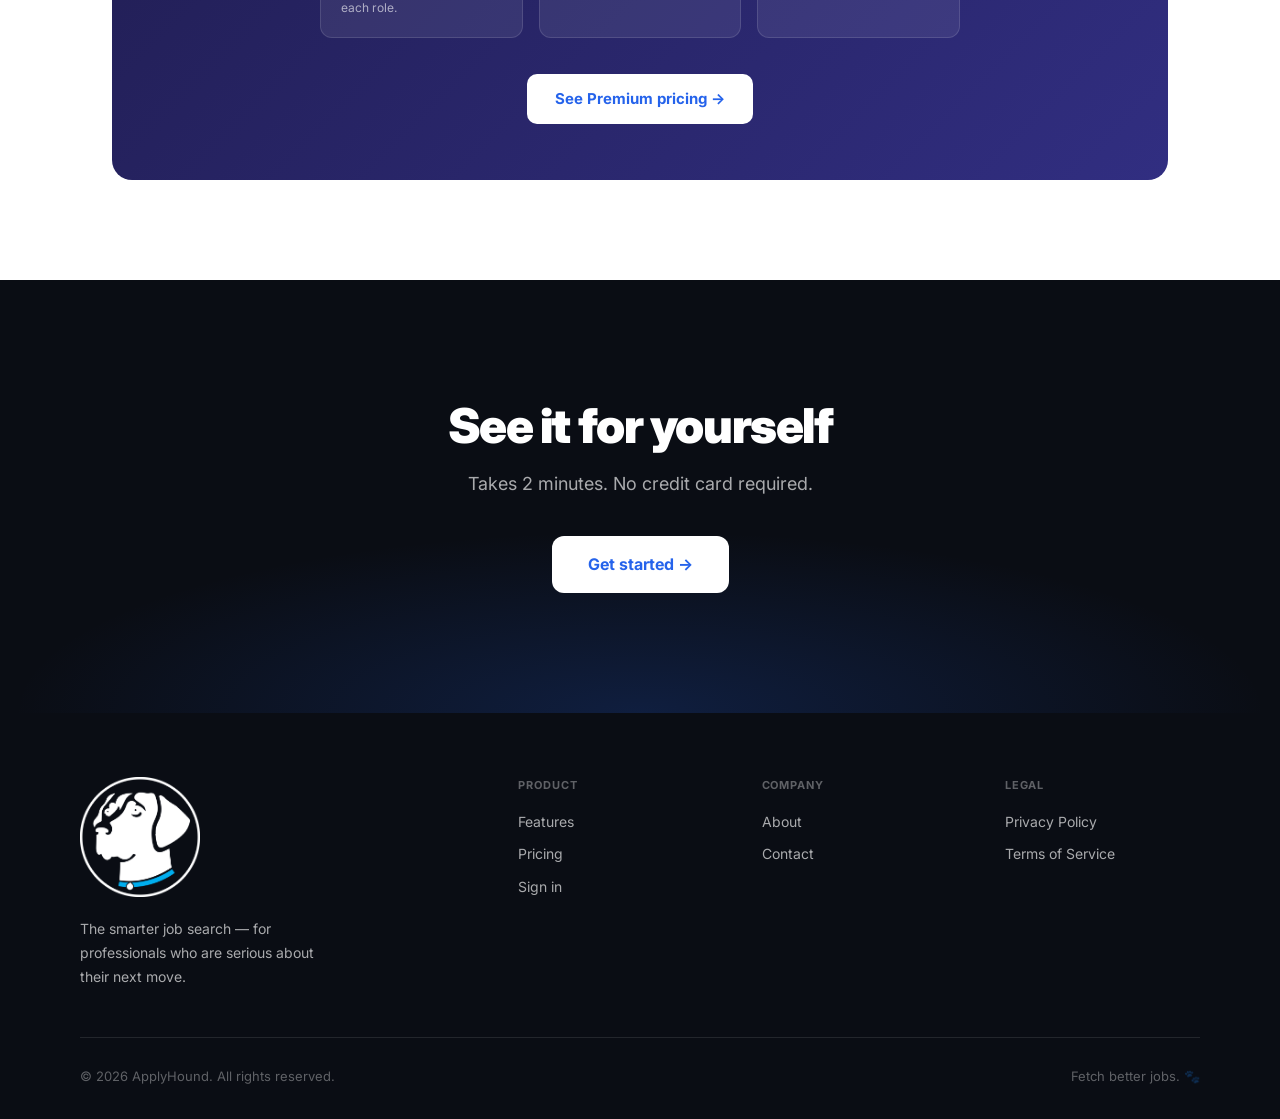
<file: features.html>
<!DOCTYPE html>
<html lang="en">
<head>
  <meta charset="UTF-8" />
  <meta name="viewport" content="width=device-width, initial-scale=1.0" />
  <title>Features — ApplyHound</title>
  <meta name="description" content="Everything ApplyHound does to make your job search smarter, faster, and less stressful." />
  <link rel="icon" type="image/png" href="icon.png" />
  <link rel="preconnect" href="https://fonts.googleapis.com" />
  <link rel="preconnect" href="https://fonts.gstatic.com" crossorigin />
  <link href="https://fonts.googleapis.com/css2?family=Inter:wght@400;500;600;700;800;900&display=swap" rel="stylesheet" />
  <link rel="stylesheet" href="style.css" />
</head>
<body>

<nav class="nav light-mode" id="nav" >
  <div class="nav-inner">
    <a href="/" class="nav-logo"><img src="stamp-light.png" alt="ApplyHound" /></a>
    <div class="nav-links">
      <a href="/features" class="active" >Features</a>
      <a href="/pricing" >Pricing</a>
      <a href="/about" >About</a>
    </div>
    <div class="nav-cta">
      <a href="https://app.applyhound.com" class="btn btn-outline">Sign in</a>
      <a href="https://app.applyhound.com" class="btn btn-primary">Get started</a>
    </div>
    <button class="hamburger" id="hamburger" aria-label="Open menu" aria-expanded="false">
      <span></span><span></span><span></span>
    </button>
  </div>
  <div class="mobile-menu" id="mobile-menu">
    <a href="/features">Features</a>
    <a href="/pricing">Pricing</a>
    <a href="/about">About</a>
    <div class="mobile-menu-divider"></div>
    <a href="https://app.applyhound.com" class="mobile-menu-signin">Sign in</a>
    <a href="https://app.applyhound.com" class="btn btn-primary" style="text-align:center;">Get started</a>
  </div>
</nav>

<div style="padding-top:68px;">
  <!-- Hero -->
  <section style="padding:80px 0 60px;background:var(--bg-soft);border-bottom:1px solid var(--border);">
    <div class="container text-center">
      <div class="eyebrow">Features</div>
      <h2>Built for the way job searching<br>actually works</h2>
      <p class="lead" style="margin-top:16px;">Every feature exists to solve a real problem that real job seekers hit every day.</p>
    </div>
  </section>

  <!-- Feature list -->
  <section class="section">
    <div class="container">

      <div class="feature-split" style="margin-bottom:96px;">
        <div class="feature-split-content">
          <div class="feature-split-eyebrow">Unified feed</div>
          <h2>Every job board.<br>One place.</h2>
          <p class="feature-split-desc">Stop switching tabs. ApplyHound fetches from LinkedIn, Indeed, ZipRecruiter, Glassdoor, and dozens more — filtered to your exact criteria.</p>
          <ul class="feature-list">
            <li><span class="check">✓</span>New listings auto-fetched every few hours</li>
            <li><span class="check">✓</span>Deduplication — same job from 3 boards shows once</li>
            <li><span class="check">✓</span>Dismissed and reviewed jobs never reappear</li>
            <li><span class="check">✓</span>Unread jobs highlighted so nothing gets missed</li>
            <li><span class="check">✓</span>Company logos, job board icons, posted dates</li>
          </ul>
        </div>
        <div class="feature-split-visual">
          <div style="font-size:11px;font-weight:700;color:#9ca3af;text-transform:uppercase;letter-spacing:0.05em;margin-bottom:12px;">29 jobs · 8 unread</div>
          <div style="display:flex;flex-direction:column;gap:1px;">
            <div style="background:#eff4ff;border-left:3px solid #2563eb;padding:12px;border-radius:8px 8px 0 0;display:flex;gap:10px;">
              <div style="width:28px;height:28px;border-radius:50%;background:#dbeafe;color:#2563eb;font-size:11px;font-weight:800;display:flex;align-items:center;justify-content:center;flex-shrink:0;">K</div>
              <div><div style="font-size:12px;font-weight:800;color:#1d4ed8;">● Construction Project Manager</div><div style="font-size:11px;color:#6b7280;">Kimmei & Associates · Nashville · today</div><div style="margin-top:4px;"><span style="background:#f0fdf4;color:#16a34a;font-size:9px;font-weight:700;padding:1px 6px;border-radius:3px;">$95k–$130k</span></div></div>
            </div>
            <div style="background:#fff;border:1px solid #f3f4f6;padding:12px;display:flex;gap:10px;">
              <div style="width:28px;height:28px;border-radius:50%;background:#fff7ed;color:#d97706;font-size:11px;font-weight:800;display:flex;align-items:center;justify-content:center;flex-shrink:0;">J</div>
              <div><div style="font-size:12px;font-weight:800;color:#111;">● Senior Project Manager</div><div style="font-size:11px;color:#6b7280;">Jacobs · Nashville · today</div><div style="margin-top:4px;"><span style="background:#f0fdfa;color:#0d9488;font-size:9px;font-weight:700;padding:1px 6px;border-radius:3px;">Remote</span></div></div>
            </div>
            <div style="background:#fff;border:1px solid #f3f4f6;padding:12px;display:flex;gap:10px;border-radius:0 0 8px 8px;">
              <div style="width:28px;height:28px;border-radius:50%;background:#faf5ff;color:#7c3aed;font-size:11px;font-weight:800;display:flex;align-items:center;justify-content:center;flex-shrink:0;">C</div>
              <div><div style="font-size:12px;font-weight:600;color:#111;">Director, Project Services</div><div style="font-size:11px;color:#6b7280;">Cushman & Wakefield · 1d ago</div></div>
            </div>
          </div>
        </div>
      </div>

      <div class="feature-split reverse" style="margin-bottom:96px;">
        <div class="feature-split-content">
          <div class="feature-split-eyebrow">Email scanning</div>
          <h2>Your inbox does<br>the tracking.</h2>
          <p class="feature-split-desc">Connect Gmail and we scan for job-related emails automatically. Confirmations, rejections, and interview requests update your pipeline without you lifting a finger.</p>
          <ul class="feature-list">
            <li><span class="check">✓</span>Detects 15+ signal types across all email formats</li>
            <li><span class="check">✓</span>Read-only — we never send, modify, or delete emails</li>
            <li><span class="check">✓</span>Every auto-update logged in your timeline</li>
            <li><span class="check">✓</span>Surfaces new applications found in your inbox</li>
            <li><span class="check">✓</span>Manual override always available</li>
            <li><span class="check">✓</span>Parses job alert emails from LinkedIn, Indeed, ZipRecruiter, Ladders & more into individual job cards</li>
            <li><span class="check">✓</span>Add custom senders — any job board that emails you alerts</li>
          </ul>
        </div>
        <div class="feature-split-visual">
          <div style="font-size:11px;font-weight:700;color:#9ca3af;text-transform:uppercase;letter-spacing:0.05em;margin-bottom:12px;">📬 Detected this week</div>
          <div style="display:flex;flex-direction:column;gap:8px;">
            <div style="background:#fff;border:1px solid #e4e7ed;border-radius:8px;padding:12px;display:flex;gap:10px;align-items:center;"><span style="background:#eff4ff;color:#2563eb;font-size:10px;font-weight:700;padding:2px 8px;border-radius:4px;white-space:nowrap;">Applied</span><div><div style="font-size:12px;font-weight:600;">WD Partners</div><div style="font-size:11px;color:#9ca3af;">Construction Project Manager</div></div><div style="margin-left:auto;font-size:10px;color:#9ca3af;">today</div></div>
            <div style="background:#fff;border:1px solid #e4e7ed;border-radius:8px;padding:12px;display:flex;gap:10px;align-items:center;"><span style="background:#fffbeb;color:#d97706;font-size:10px;font-weight:700;padding:2px 8px;border-radius:4px;white-space:nowrap;">Interview</span><div><div style="font-size:12px;font-weight:600;">Matter Real Estate</div><div style="font-size:11px;color:#9ca3af;">Senior Project Manager</div></div><div style="margin-left:auto;font-size:10px;color:#9ca3af;">2d ago</div></div>
            <div style="background:#fff;border:1px solid #e4e7ed;border-radius:8px;padding:12px;display:flex;gap:10px;align-items:center;"><span style="background:#fef2f2;color:#dc2626;font-size:10px;font-weight:700;padding:2px 8px;border-radius:4px;white-space:nowrap;">Rejected</span><div><div style="font-size:12px;font-weight:600;">Maximus</div><div style="font-size:11px;color:#9ca3af;">Project Director</div></div><div style="margin-left:auto;font-size:10px;color:#9ca3af;">3d ago</div></div>
            <div style="background:#eff4ff;border:1px solid #bfdbfe;border-radius:8px;padding:10px 12px;font-size:12px;color:#2563eb;font-weight:600;text-align:center;">Pipeline updated automatically ✓</div>
          </div>
        </div>
      </div>

      <div class="feature-split" style="margin-bottom:96px;">
      <div class="feature-split-content">
      <div class="feature-split-eyebrow">Suggested jobs</div>
      <h2>Job alerts, organized<br>and ready to act on.</h2>
      <p class="feature-split-desc">ApplyHound reads your job alert emails from LinkedIn, Indeed, ZipRecruiter, Ladders, and more — and turns each listing into a job card with a title, company, salary, and apply link. No more hunting through your inbox.</p>
      <ul class="feature-list">
      <li><span class="check">✓</span>Pulls individual job listings out of every alert email automatically</li>
      <li><span class="check">✓</span>Each suggested job has a direct apply link, company, location, and salary when posted</li>
      <li><span class="check">✓</span>One-click to move a suggested job into your main feed or apply directly</li>
      <li><span class="check">✓</span>Add your own job alert senders — any industry-specific job board that emails you</li>
      <li><span class="check">✓</span>Bulk select and dismiss jobs that aren't a fit — clear your queue in seconds</li>
      </ul>
      </div>
      <div class="feature-split-visual">
      <div style="font-size:11px;font-weight:700;color:#9ca3af;text-transform:uppercase;letter-spacing:0.05em;margin-bottom:14px;">Suggested · 3 jobs from your email alerts</div>
      <div style="display:flex;flex-direction:column;gap:1px;">
      <div style="background:#fff;border:1px solid #f3f4f6;padding:12px;display:flex;gap:10px;border-radius:8px 8px 0 0;"><div style="width:28px;height:28px;border-radius:50%;background:#dbeafe;color:#2563eb;font-size:11px;font-weight:800;display:flex;align-items:center;justify-content:center;flex-shrink:0;">T</div><div><div style="font-size:12px;font-weight:700;color:#111;">Construction Superintendent</div><div style="font-size:11px;color:#6b7280;">Thomas Constructors, LLC · Franklin, TN · via ZipRecruiter</div><div style="margin-top:4px;"><span style="background:#f0fdf4;color:#16a34a;font-size:9px;font-weight:700;padding:1px 6px;border-radius:3px;">$75K–$110K/yr</span><span style="background:#e0f2fe;color:#0369a1;font-size:9px;font-weight:700;padding:1px 6px;border-radius:3px;margin-left:4px;">Suggested</span></div></div></div>
      <div style="background:#fff;border:1px solid #f3f4f6;padding:12px;display:flex;gap:10px;"><div style="width:28px;height:28px;border-radius:50%;background:#fff7ed;color:#d97706;font-size:11px;font-weight:800;display:flex;align-items:center;justify-content:center;flex-shrink:0;">C</div><div><div style="font-size:12px;font-weight:700;color:#111;">Commercial Construction Project Manager</div><div style="font-size:11px;color:#6b7280;">Confidential · Nashville, TN · via Indeed</div><div style="margin-top:4px;"><span style="background:#f0fdf4;color:#16a34a;font-size:9px;font-weight:700;padding:1px 6px;border-radius:3px;">$120K–$150K/yr</span></div></div></div>
      <div style="background:#fff;border:1px solid #f3f4f6;padding:12px;display:flex;gap:10px;border-radius:0 0 8px 8px;"><div style="width:28px;height:28px;border-radius:50%;background:#faf5ff;color:#7c3aed;font-size:11px;font-weight:800;display:flex;align-items:center;justify-content:center;flex-shrink:0;">M</div><div><div style="font-size:12px;font-weight:700;color:#111;">Lead Multifamily Superintendent</div><div style="font-size:11px;color:#6b7280;">Michael Page · Nashville, TN · via Michael Page</div><div style="margin-top:4px;"><span style="background:#f0fdf4;color:#16a34a;font-size:9px;font-weight:700;padding:1px 6px;border-radius:3px;">$130K–$150K/yr</span></div></div></div>
      </div>
      <div style="background:#eff4ff;border:1px solid #bfdbfe;border-radius:8px;padding:10px 12px;font-size:12px;color:#2563eb;font-weight:600;text-align:center;margin-top:10px;">3 selected · Move to Feed · Dismiss selected</div>
      </div>
      </div>
      
      <div class="feature-split reverse" style="margin-bottom:96px;">
        <div class="feature-split-content">
          <div class="feature-split-eyebrow">Application pipeline</div>
          <h2>Know exactly<br>where you stand.</h2>
          <p class="feature-split-desc">Every application has its own card with full history — when you applied, when you heard back, who you talked to, and what was said. No detail gets lost.</p>
          <ul class="feature-list">
            <li><span class="check">✓</span>Applied → Pre-Screen → Interview → Offer → Rejected</li>
            <li><span class="check">✓</span>Full timestamp history for every stage change</li>
            <li><span class="check">✓</span>Notes for interview prep and follow-up reminders</li>
            <li><span class="check">✓</span>Key contacts — name, email, phone, LinkedIn</li>
            <li><span class="check">✓</span>Salary update when disclosed during the process</li>
            <li><span class="check">✓</span>Suggested jobs move seamlessly into your pipeline when you're ready to apply</li>
          </ul>
        </div>
        <div class="feature-split-visual">
          <div style="font-size:11px;font-weight:700;color:#9ca3af;text-transform:uppercase;letter-spacing:0.05em;margin-bottom:12px;">4 active applications</div>
          <div style="display:flex;flex-direction:column;gap:8px;">
            <div style="background:#fff;border:1px solid #e4e7ed;border-radius:10px;padding:14px;">
              <div style="font-size:13px;font-weight:700;margin-bottom:4px;">Construction Project Manager</div>
              <div style="font-size:12px;color:#6b7280;margin-bottom:10px;">Kimmei & Associates · Nashville</div>
              <div style="display:flex;gap:0;">
                <div style="flex:1;background:#2563eb;color:#fff;font-size:10px;font-weight:700;text-align:center;padding:5px;border-radius:5px 0 0 5px;">Applied</div>
                <div style="flex:1;background:#dbeafe;color:#2563eb;font-size:10px;font-weight:700;text-align:center;padding:5px;">Pre-Screen</div>
                <div style="flex:1;background:#f3f4f6;color:#9ca3af;font-size:10px;font-weight:500;text-align:center;padding:5px;">Interview</div>
                <div style="flex:1;background:#f3f4f6;color:#9ca3af;font-size:10px;font-weight:500;text-align:center;padding:5px;">Offer</div>
                <div style="flex:1;background:#f3f4f6;color:#9ca3af;font-size:10px;font-weight:500;text-align:center;padding:5px;border-radius:0 5px 5px 0;">Rejected</div>
              </div>
            </div>
            <div style="background:#fff;border:1px solid #e4e7ed;border-radius:10px;padding:14px;opacity:0.7;">
              <div style="font-size:13px;font-weight:700;margin-bottom:4px;">Director, Project Services</div>
              <div style="font-size:12px;color:#6b7280;margin-bottom:10px;">Cushman & Wakefield · Remote</div>
              <div style="display:flex;gap:0;">
                <div style="flex:1;background:#dbeafe;color:#2563eb;font-size:10px;font-weight:700;text-align:center;padding:5px;border-radius:5px 0 0 5px;">Applied</div>
                <div style="flex:1;background:#dbeafe;color:#2563eb;font-size:10px;font-weight:700;text-align:center;padding:5px;">Pre-Screen</div>
                <div style="flex:1;background:#2563eb;color:#fff;font-size:10px;font-weight:700;text-align:center;padding:5px;">Interview</div>
                <div style="flex:1;background:#f3f4f6;color:#9ca3af;font-size:10px;font-weight:500;text-align:center;padding:5px;">Offer</div>
                <div style="flex:1;background:#f3f4f6;color:#9ca3af;font-size:10px;font-weight:500;text-align:center;padding:5px;border-radius:0 5px 5px 0;">Rejected</div>
              </div>
            </div>
          </div>
        </div>
      </div>

      <!-- Premium -->
      <div style="background:linear-gradient(135deg,#1e1b4b 0%,#312e81 100%);border-radius:20px;padding:56px;color:#fff;text-align:center;">
        <div style="font-size:12px;font-weight:700;letter-spacing:0.1em;text-transform:uppercase;color:#a5b4fc;margin-bottom:12px;">Premium</div>
        <h2 style="color:#fff;margin-bottom:16px;">AI cover letters & resume feedback</h2>
        <p style="font-size:16px;color:rgba(255,255,255,0.7);max-width:520px;margin:0 auto 40px;line-height:1.7;">Fill out your background once. Every job gets a "Generate cover letter" button that produces a tailored letter — written to match the role, your experience, and the tone you want.</p>
        <div style="display:grid;grid-template-columns:repeat(auto-fit,minmax(200px,1fr));gap:16px;max-width:640px;margin:0 auto 36px;">
          <div style="background:rgba(255,255,255,0.08);border:1px solid rgba(255,255,255,0.12);border-radius:12px;padding:20px;text-align:left;">
            <div style="font-size:22px;margin-bottom:10px;">✍️</div>
            <div style="font-size:14px;font-weight:700;margin-bottom:6px;">Per-job cover letters</div>
            <div style="font-size:12px;color:rgba(255,255,255,0.6);line-height:1.6;">AI reads the job description and your background to write a unique letter for each role.</div>
          </div>
          <div style="background:rgba(255,255,255,0.08);border:1px solid rgba(255,255,255,0.12);border-radius:12px;padding:20px;text-align:left;">
            <div style="font-size:22px;margin-bottom:10px;">📄</div>
            <div style="font-size:14px;font-weight:700;margin-bottom:6px;">Resume feedback</div>
            <div style="font-size:12px;color:rgba(255,255,255,0.6);line-height:1.6;">Upload your resume and get specific, actionable suggestions to strengthen it.</div>
          </div>
          <div style="background:rgba(255,255,255,0.08);border:1px solid rgba(255,255,255,0.12);border-radius:12px;padding:20px;text-align:left;">
            <div style="font-size:22px;margin-bottom:10px;">📤</div>
            <div style="font-size:14px;font-weight:700;margin-bottom:6px;">Export anywhere</div>
            <div style="font-size:12px;color:rgba(255,255,255,0.6);line-height:1.6;">Export your cover letter as PDF, DOCX, or plain text — ready to submit.</div>
          </div>
        </div>
        <a href="/pricing" class="btn btn-white btn-lg">See Premium pricing →</a>
      </div>

    </div>
  </section>

  <div class="cta-section">
    <div class="container-sm text-center">
      <h2 style="margin-bottom:16px;">See it for yourself</h2>
      <p class="lead lead-dark" style="margin-bottom:36px;">Takes 2 minutes. No credit card required.</p>
      <a href="https://app.applyhound.com" class="btn btn-white btn-xl">Get started →</a>
    </div>
  </div>

  <footer>
    <div class="footer-inner">
      <div class="footer-brand">
        <img src="icon-dark.png" alt="ApplyHound" class="footer-brand-icon" />
        <p>The smarter job search — for professionals who are serious about their next move.</p>
      </div>
      <div class="footer-col"><h4>Product</h4><a href="/features">Features</a><a href="/pricing">Pricing</a><a href="https://app.applyhound.com">Sign in</a></div>
      <div class="footer-col"><h4>Company</h4><a href="/about">About</a><a href="mailto:hello@applyhound.com">Contact</a></div>
      <div class="footer-col"><h4>Legal</h4><a href="#">Privacy Policy</a><a href="#">Terms of Service</a></div>
    </div>
    <div class="footer-bottom"><span>© 2026 ApplyHound. All rights reserved.</span><span>Fetch better jobs. 🐾</span></div>
  </footer>
</div>

</body>
</html>
<script>
const nav = document.getElementById('nav');
const hamburger = document.getElementById('hamburger');
const mobileMenu = document.getElementById('mobile-menu');
window.addEventListener('scroll', () => { nav.classList.toggle('scrolled', window.scrollY > 20); });
hamburger.addEventListener('click', () => {
  const open = hamburger.classList.toggle('open');
  mobileMenu.classList.toggle('open', open);
  hamburger.setAttribute('aria-expanded', open);
});
mobileMenu.querySelectorAll('a').forEach(a => {
  a.addEventListener('click', () => {
    hamburger.classList.remove('open');
    mobileMenu.classList.remove('open');
    hamburger.setAttribute('aria-expanded', 'false');
  });
});
</script>
</file>
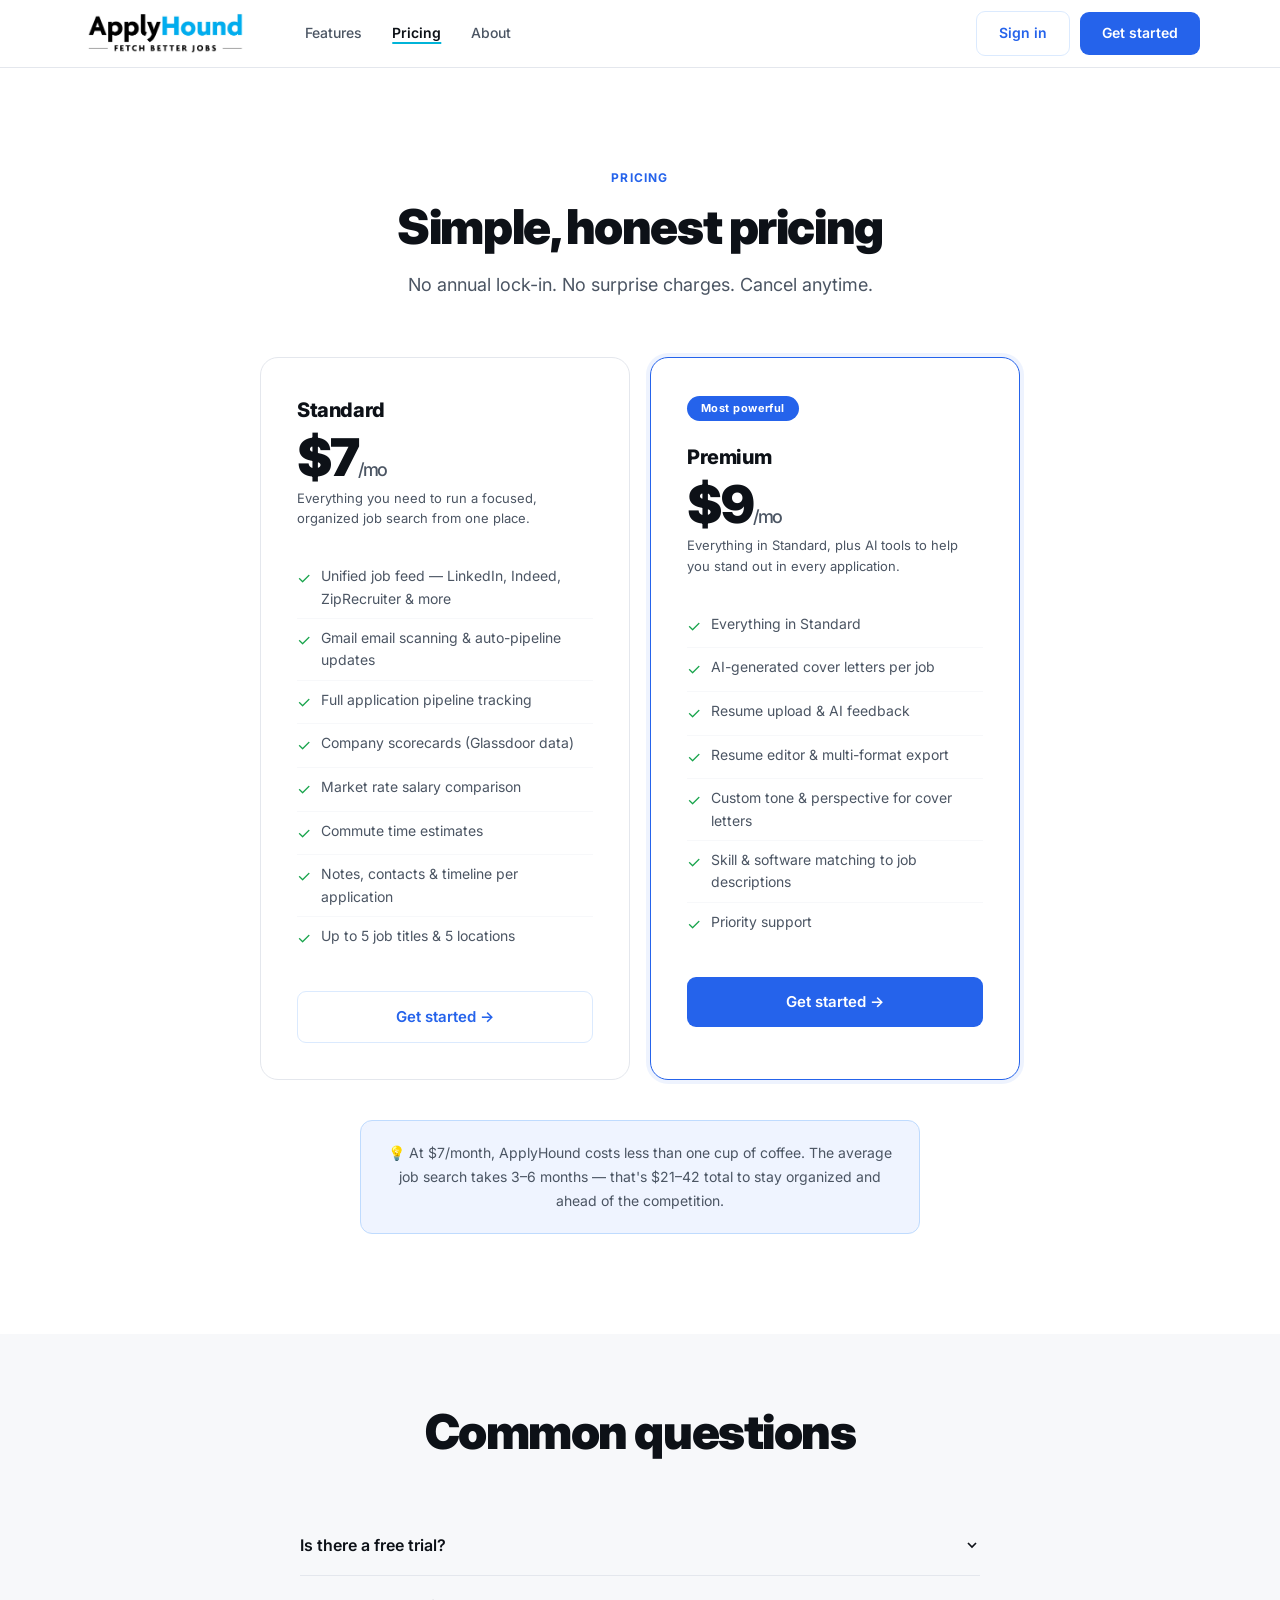
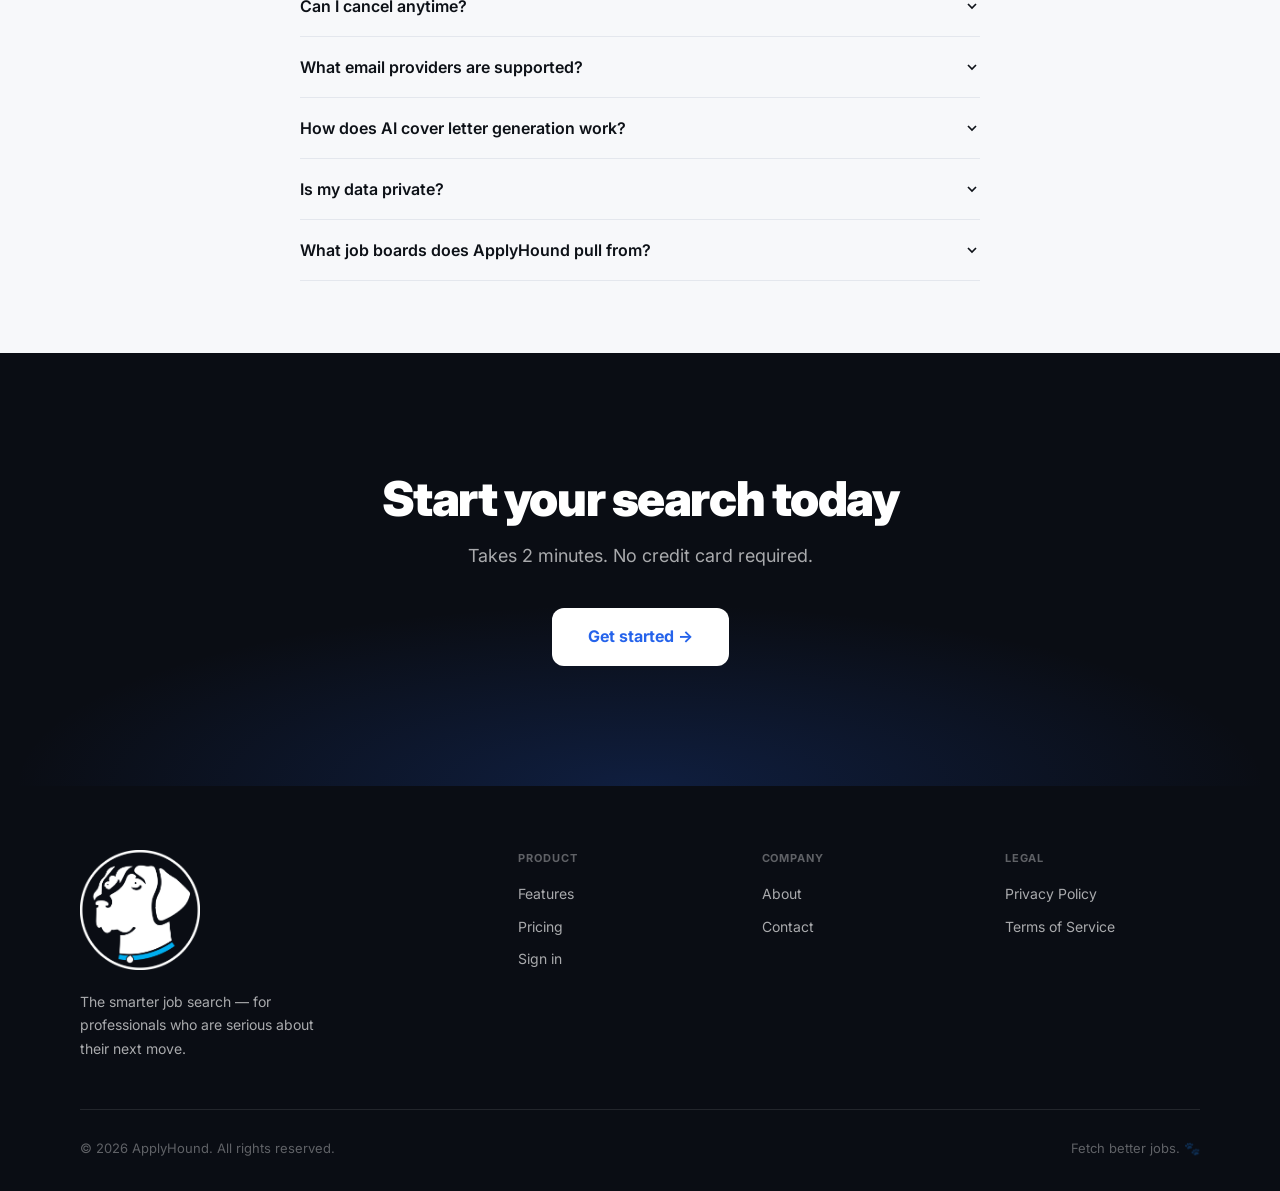
<file: pricing.html>
<!DOCTYPE html>
<html lang="en">
<head>
  <meta charset="UTF-8" />
  <meta name="viewport" content="width=device-width, initial-scale=1.0" />
  <title>Pricing — ApplyHound</title>
  <meta name="description" content="Simple, honest pricing. Start free, upgrade when ready." />
  <link rel="icon" type="image/png" href="icon.png" />
  <link rel="preconnect" href="https://fonts.googleapis.com" />
  <link rel="preconnect" href="https://fonts.gstatic.com" crossorigin />
  <link href="https://fonts.googleapis.com/css2?family=Inter:wght@400;500;600;700;800;900&display=swap" rel="stylesheet" />
  <link rel="stylesheet" href="style.css" />
</head>
<body>

<nav class="nav light-mode" id="nav" >
  <div class="nav-inner">
    <a href="/" class="nav-logo"><img src="stamp-light.png" alt="ApplyHound" /></a>
    <div class="nav-links">
      <a href="/features" >Features</a>
      <a href="/pricing" class="active" >Pricing</a>
      <a href="/about" >About</a>
    </div>
    <div class="nav-cta">
      <a href="https://app.applyhound.com" class="btn btn-outline">Sign in</a>
      <a href="https://app.applyhound.com" class="btn btn-primary">Get started</a>
    </div>
    <button class="hamburger" id="hamburger" aria-label="Open menu" aria-expanded="false">
      <span></span><span></span><span></span>
    </button>
  </div>
  <div class="mobile-menu" id="mobile-menu">
    <a href="/features">Features</a>
    <a href="/pricing">Pricing</a>
    <a href="/about">About</a>
    <div class="mobile-menu-divider"></div>
    <a href="https://app.applyhound.com" class="mobile-menu-signin">Sign in</a>
    <a href="https://app.applyhound.com" class="btn btn-primary" style="text-align:center;">Get started</a>
  </div>
</nav>

<div style="padding-top:68px;">
  <section class="section">
    <div class="container text-center">
      <div class="eyebrow">Pricing</div>
      <h2>Simple, honest pricing</h2>
      <p class="lead" style="margin-top:16px;">No annual lock-in. No surprise charges. Cancel anytime.</p>

      <div class="pricing-grid">
        <div class="pricing-card">
          <div class="pricing-name">Standard</div>
          <div class="pricing-price">$7<span>/mo</span></div>
          <p class="pricing-tagline">Everything you need to run a focused, organized job search from one place.</p>
          <ul class="pricing-features">
            <li><span class="check">✓</span>Unified job feed — LinkedIn, Indeed, ZipRecruiter & more</li>
            <li><span class="check">✓</span>Gmail email scanning & auto-pipeline updates</li>
            <li><span class="check">✓</span>Full application pipeline tracking</li>
            <li><span class="check">✓</span>Company scorecards (Glassdoor data)</li>
            <li><span class="check">✓</span>Market rate salary comparison</li>
            <li><span class="check">✓</span>Commute time estimates</li>
            <li><span class="check">✓</span>Notes, contacts & timeline per application</li>
            <li><span class="check">✓</span>Up to 5 job titles & 5 locations</li>
          </ul>
          <a href="https://app.applyhound.com" class="btn btn-outline" style="width:100%;justify-content:center;padding:13px;font-size:15px;">Get started →</a>
        </div>

        <div class="pricing-card featured">
          <div class="pricing-chip">Most powerful</div>
          <div class="pricing-name">Premium</div>
          <div class="pricing-price">$9<span>/mo</span></div>
          <p class="pricing-tagline">Everything in Standard, plus AI tools to help you stand out in every application.</p>
          <ul class="pricing-features">
            <li><span class="check">✓</span>Everything in Standard</li>
            <li><span class="check">✓</span>AI-generated cover letters per job</li>
            <li><span class="check">✓</span>Resume upload & AI feedback</li>
            <li><span class="check">✓</span>Resume editor & multi-format export</li>
            <li><span class="check">✓</span>Custom tone & perspective for cover letters</li>
            <li><span class="check">✓</span>Skill & software matching to job descriptions</li>
            <li><span class="check">✓</span>Priority support</li>
          </ul>
          <a href="https://app.applyhound.com" class="btn btn-primary" style="width:100%;justify-content:center;padding:13px;font-size:15px;">Get started →</a>
        </div>
      </div>

      <div style="margin-top:40px;max-width:560px;margin-left:auto;margin-right:auto;background:var(--accent-dim);border:1px solid #bfdbfe;border-radius:12px;padding:20px 24px;font-size:14px;color:var(--text-muted);line-height:1.7;">
        💡 At $7/month, ApplyHound costs less than one cup of coffee. The average job search takes 3–6 months — that's $21–42 total to stay organized and ahead of the competition.
      </div>
    </div>
  </section>

  <section class="section-sm section-soft">
    <div class="container text-center">
      <h2>Common questions</h2>
      <div class="faq">
        <div class="faq-item">
          <button class="faq-btn" onclick="toggleFaq(this)">
            Is there a free trial?
            <svg class="faq-chevron" width="16" height="16" viewBox="0 0 24 24" fill="none" stroke="currentColor" stroke-width="2.5"><path d="M6 9l6 6 6-6"/></svg>
          </button>
          <div class="faq-answer">We're finalizing our free trial policy. Right now you can sign up and explore the product. Pricing will be locked in before we charge anyone.</div>
        </div>
        <div class="faq-item">
          <button class="faq-btn" onclick="toggleFaq(this)">
            Can I cancel anytime?
            <svg class="faq-chevron" width="16" height="16" viewBox="0 0 24 24" fill="none" stroke="currentColor" stroke-width="2.5"><path d="M6 9l6 6 6-6"/></svg>
          </button>
          <div class="faq-answer">Yes, always. Cancel from your Settings page, no questions asked. You keep access until the end of your paid period.</div>
        </div>
        <div class="faq-item">
          <button class="faq-btn" onclick="toggleFaq(this)">
            What email providers are supported?
            <svg class="faq-chevron" width="16" height="16" viewBox="0 0 24 24" fill="none" stroke="currentColor" stroke-width="2.5"><path d="M6 9l6 6 6-6"/></svg>
          </button>
          <div class="faq-answer">Gmail is fully supported today. Yahoo Mail and Outlook are coming soon. All connections are read-only — we never send, delete, or modify your emails.</div>
        </div>
        <div class="faq-item">
          <button class="faq-btn" onclick="toggleFaq(this)">
            How does AI cover letter generation work?
            <svg class="faq-chevron" width="16" height="16" viewBox="0 0 24 24" fill="none" stroke="currentColor" stroke-width="2.5"><path d="M6 9l6 6 6-6"/></svg>
          </button>
          <div class="faq-answer">Premium users fill out a background profile once in the My Resume tab. When you click "Generate cover letter" on any job, the AI reads both the job description and your profile and writes a tailored letter. You review, edit, and export it in PDF, DOCX, or plain text.</div>
        </div>
        <div class="faq-item">
          <button class="faq-btn" onclick="toggleFaq(this)">
            Is my data private?
            <svg class="faq-chevron" width="16" height="16" viewBox="0 0 24 24" fill="none" stroke="currentColor" stroke-width="2.5"><path d="M6 9l6 6 6-6"/></svg>
          </button>
          <div class="faq-answer">Your personal data — applications, notes, contacts — is private and only visible to you. The only data we aggregate anonymously is company-level feedback like dismiss reasons and response rates. No personally identifiable information is ever attached to any aggregated data point.</div>
        </div>
        <div class="faq-item">
          <button class="faq-btn" onclick="toggleFaq(this)">
            What job boards does ApplyHound pull from?
            <svg class="faq-chevron" width="16" height="16" viewBox="0 0 24 24" fill="none" stroke="currentColor" stroke-width="2.5"><path d="M6 9l6 6 6-6"/></svg>
          </button>
          <div class="faq-answer">We pull from LinkedIn, Indeed, ZipRecruiter, Glassdoor, and dozens more via Google for Jobs — the largest job aggregator on the web. You can also add jobs manually that you find directly on company websites.</div>
        </div>
      </div>
    </div>
  </section>

  <div class="cta-section">
    <div class="container-sm">
      <h2 class="text-center" style="margin-bottom:16px;">Start your search today</h2>
      <p class="lead lead-dark text-center" style="margin-bottom:36px;">Takes 2 minutes. No credit card required.</p>
      <div style="text-align:center;">
        <a href="https://app.applyhound.com" class="btn btn-white btn-xl">Get started →</a>
      </div>
    </div>
  </div>

  <footer>
    <div class="footer-inner">
      <div class="footer-brand">
        <img src="icon-dark.png" alt="ApplyHound" class="footer-brand-icon" />
        <p>The smarter job search — for professionals who are serious about their next move.</p>
      </div>
      <div class="footer-col">
        <h4>Product</h4>
        <a href="/features">Features</a>
        <a href="/pricing">Pricing</a>
        <a href="https://app.applyhound.com">Sign in</a>
      </div>
      <div class="footer-col">
        <h4>Company</h4>
        <a href="/about">About</a>
        <a href="mailto:hello@applyhound.com">Contact</a>
      </div>
      <div class="footer-col">
        <h4>Legal</h4>
        <a href="#">Privacy Policy</a>
        <a href="#">Terms of Service</a>
      </div>
    </div>
    <div class="footer-bottom">
      <span>© 2026 ApplyHound. All rights reserved.</span>
      <span>Fetch better jobs. 🐾</span>
    </div>
  </footer>
</div>

<script>
function toggleFaq(btn) { btn.parentElement.classList.toggle('open'); }

const nav = document.getElementById('nav');
const hamburger = document.getElementById('hamburger');
const mobileMenu = document.getElementById('mobile-menu');
window.addEventListener('scroll', () => { nav.classList.toggle('scrolled', window.scrollY > 20); });
hamburger.addEventListener('click', () => {
  const open = hamburger.classList.toggle('open');
  mobileMenu.classList.toggle('open', open);
  hamburger.setAttribute('aria-expanded', open);
});
mobileMenu.querySelectorAll('a').forEach(a => {
  a.addEventListener('click', () => {
    hamburger.classList.remove('open');
    mobileMenu.classList.remove('open');
    hamburger.setAttribute('aria-expanded', 'false');
  });
});
</script>
</body>
</html>
</file>
<file: style.css>
*, *::before, *::after { box-sizing: border-box; margin: 0; padding: 0; }

:root {
  --bg: #ffffff;
  --bg-soft: #f7f8fa;
  --bg-mid: #eef0f5;
  --dark: #0a0d14;
  --dark-2: #111827;
  --dark-surface: #1a2035;
  --border: #e4e7ed;
  --border-dark: rgba(255,255,255,0.1);
  --text: #0d1117;
  --text-muted: #4b5563;
  --text-dim: #9ca3af;
  --text-dark-muted: rgba(255,255,255,0.65);
  --text-dark-dim: rgba(255,255,255,0.35);
  --accent: #2563eb;
  --accent-light: #3b82f6;
  --accent-dim: #eff4ff;
  --accent-dark-dim: rgba(59,130,246,0.15);
  --green: #16a34a;
  --green-dim: #f0fdf4;
  --amber: #d97706;
  --red: #dc2626;
  --radius: 12px;
  --radius-lg: 20px;
  --shadow: 0 4px 24px rgba(0,0,0,0.07);
  --shadow-lg: 0 20px 60px rgba(0,0,0,0.15);
  --shadow-dark: 0 20px 60px rgba(0,0,0,0.5);
}

html { scroll-behavior: smooth; }
body {
  font-family: 'Inter', -apple-system, BlinkMacSystemFont, sans-serif;
  color: var(--text);
  background: var(--bg);
  font-size: 16px;
  line-height: 1.6;
  -webkit-font-smoothing: antialiased;
  overflow-x: hidden;
}
a { color: inherit; text-decoration: none; }
img { max-width: 100%; display: block; }

/* ── Nav ── */
.nav {
  position: fixed; top: 0; left: 0; right: 0; z-index: 100;
  padding: 0 32px; height: 68px;
  display: flex; align-items: center;
  transition: background 0.3s, backdrop-filter 0.3s, border-color 0.3s;
}
/* Dark nav (homepage hero) */
.nav.dark-mode { background: transparent; }
.nav.dark-mode.scrolled {
  background: rgba(10,13,20,0.92);
  backdrop-filter: blur(16px);
  border-bottom: 1px solid var(--border-dark);
}
.nav.dark-mode .nav-links a { color: rgba(255,255,255,0.75); }
.nav.dark-mode .nav-links a:hover { color: #fff; background: rgba(255,255,255,0.08); }
.nav.dark-mode.scrolled .nav-links a { color: rgba(255,255,255,0.75); }
/* Light nav (inner pages) */
.nav.light-mode {
  background: rgba(255,255,255,0.95);
  backdrop-filter: blur(16px);
  border-bottom: 1px solid var(--border);
}
.nav.light-mode .nav-links a { color: var(--text-muted); }
.nav.light-mode .nav-links a:hover { color: var(--text); background: var(--bg-soft); }
.nav.light-mode .nav-links a.active {
  color: var(--text);
  font-weight: 600;
  text-decoration: underline;
  text-decoration-color: #00b4d8;
  text-underline-offset: 4px;
  text-decoration-thickness: 2px;
}

.nav-inner {
  max-width: 1120px; margin: 0 auto; width: 100%;
  display: flex; align-items: center; gap: 0;
}
.nav-logo img { height: 52px; width: auto; }
.nav-links { display: flex; gap: 2px; margin-left: 40px; flex: 1; }
.nav-links a {
  padding: 7px 14px; border-radius: 7px;
  font-size: 14px; font-weight: 500;
  transition: color 0.15s, background 0.15s;
}
.nav-cta { margin-left: auto; display: flex; gap: 10px; align-items: center; }

/* ── Buttons ── */
.btn {
  display: inline-flex; align-items: center; gap: 6px;
  padding: 10px 22px; border-radius: 9px;
  font-size: 14px; font-weight: 600; cursor: pointer;
  transition: all 0.15s; border: none;
  font-family: inherit; text-decoration: none; white-space: nowrap;
}
.btn-primary { background: var(--accent); color: #fff; }
.btn-primary:hover { background: #1d4ed8; transform: translateY(-1px); box-shadow: 0 6px 20px rgba(37,99,235,0.4); }
.btn-ghost-dark { background: rgba(255,255,255,0.1); color: #fff; border: 1px solid rgba(255,255,255,0.2); }
.btn-ghost-dark:hover { background: rgba(255,255,255,0.18); }
.btn-outline { background: transparent; color: var(--accent); border: 1.5px solid #dbeafe; }
.btn-outline:hover { background: var(--accent-dim); border-color: var(--accent); }
.btn-white { background: #fff; color: var(--accent); font-weight: 700; }
.btn-white:hover { background: #f0f5ff; transform: translateY(-1px); box-shadow: 0 6px 20px rgba(0,0,0,0.15); }
.btn-lg { padding: 13px 28px; font-size: 15px; border-radius: 10px; }
.btn-xl { padding: 16px 36px; font-size: 16px; border-radius: 12px; }

/* ── Layout ── */
.container { max-width: 1120px; margin: 0 auto; padding: 0 32px; }
.container-sm { max-width: 800px; margin: 0 auto; padding: 0 32px; }

/* ── Hero ── */
.hero {
  background: var(--dark);
  background-image: radial-gradient(ellipse 80% 60% at 50% -20%, rgba(37,99,235,0.25) 0%, transparent 70%),
                    radial-gradient(ellipse 40% 40% at 80% 60%, rgba(59,130,246,0.08) 0%, transparent 60%);
  min-height: 100vh;
  display: flex; flex-direction: column;
  padding-top: 68px;
  position: relative; overflow: hidden;
}
.hero-inner {
  flex: 1; display: flex; flex-direction: column;
  align-items: center; justify-content: center;
  padding: 80px 32px 60px; text-align: center;
  position: relative; z-index: 1;
}
.hero-badge {
  display: inline-flex; align-items: center; gap: 8px;
  background: rgba(59,130,246,0.12); color: #60a5fa;
  border: 1px solid rgba(59,130,246,0.25);
  border-radius: 20px; padding: 6px 16px;
  font-size: 13px; font-weight: 600; margin-bottom: 28px;
  letter-spacing: 0.01em;
}
.hero h1 {
  font-size: clamp(44px, 6vw, 80px);
  font-weight: 900; letter-spacing: -0.04em;
  line-height: 1.0; color: #fff; margin-bottom: 24px;
  max-width: 900px;
}
.hero h1 .accent { color: #60a5fa; }
.hero-sub {
  font-size: clamp(16px, 2vw, 20px);
  color: var(--text-dark-muted); line-height: 1.65;
  max-width: 580px; margin: 0 auto 40px;
}
.hero-actions { display: flex; gap: 12px; justify-content: center; flex-wrap: wrap; margin-bottom: 16px; }
.hero-note { font-size: 13px; color: var(--text-dark-dim); }

/* ── App window mock ── */
.app-window {
  max-width: 1060px; margin-left: auto; margin-right: auto;
  background: var(--dark-surface);
  border: 1px solid var(--border-dark);
  border-radius: 16px 16px 0 0;
  overflow: hidden;
  box-shadow: var(--shadow-dark);
  position: relative;
}
.app-window-bar {
  background: #151c2e; border-bottom: 1px solid var(--border-dark);
  padding: 12px 16px; display: flex; align-items: center; gap: 8px;
}
.win-dot { width: 11px; height: 11px; border-radius: 50%; }
.win-url {
  flex: 1; background: rgba(255,255,255,0.06);
  border: 1px solid var(--border-dark); border-radius: 6px;
  padding: 4px 14px; font-size: 12px; color: var(--text-dark-dim);
  max-width: 280px; margin: 0 auto; text-align: center;
}
.app-window-body { display: flex; min-height: 460px; }

/* App sidebar */
.aw-sidebar {
  width: 196px; flex-shrink: 0;
  background: #fff; border-right: 1px solid #eef0f4;
  padding: 16px 10px; display: flex; flex-direction: column;
}
.aw-logo { padding: 0 8px 14px; }
.aw-nav-item {
  padding: 8px 10px; border-radius: 7px;
  font-size: 11px; font-weight: 700; letter-spacing: 0.05em;
  text-transform: uppercase; color: #9ca3af; margin-bottom: 2px;
  display: flex; align-items: center; justify-content: space-between;
}
.aw-nav-item.active { background: #eff4ff; color: #2563eb; }
.aw-badge { background: #2563eb; color: #fff; border-radius: 10px; padding: 1px 7px; font-size: 10px; }
.aw-user {
  margin-top: auto; padding: 10px 8px;
  border-top: 1px solid #eef0f4;
  display: flex; align-items: center; gap: 8px;
}
.aw-avatar {
  width: 30px; height: 30px; border-radius: 50%;
  background: #eff4ff; color: #2563eb;
  display: flex; align-items: center; justify-content: center;
  font-size: 13px; font-weight: 700; flex-shrink: 0;
}
.aw-user-name { font-size: 12px; font-weight: 600; color: #111; }
.aw-user-plan { font-size: 10px; color: #9ca3af; }

/* App list */
.aw-list { width: 280px; flex-shrink: 0; background: #fff; border-right: 1px solid #eef0f4; }
.aw-pull-btn {
  margin: 12px 12px 0;
  background: #2563eb; color: #fff; border-radius: 8px;
  padding: 9px 14px; font-size: 12px; font-weight: 700;
  text-align: center;
}
.aw-list-header { padding: 10px 14px 8px; font-size: 10px; font-weight: 700; text-transform: uppercase; letter-spacing: 0.06em; color: #9ca3af; }
.aw-card {
  padding: 12px 14px; border-bottom: 1px solid #f3f4f6;
  display: flex; gap: 10px; cursor: pointer; transition: background 0.1s;
}
.aw-card.active { background: #eff4ff; border-left: 3px solid #2563eb; padding-left: 11px; }
.aw-card:hover:not(.active) { background: #f9fafb; }
.aw-co-logo {
  width: 30px; height: 30px; border-radius: 50%; flex-shrink: 0;
  display: flex; align-items: center; justify-content: center;
  font-size: 11px; font-weight: 800;
}
.aw-job-title { font-size: 12px; font-weight: 600; color: #111; white-space: nowrap; overflow: hidden; text-overflow: ellipsis; margin-bottom: 2px; line-height: 1.3; }
.aw-job-title.bold { font-weight: 800; }
.aw-unread-dot { display: inline-block; width: 5px; height: 5px; border-radius: 50%; background: #2563eb; margin-right: 4px; vertical-align: middle; margin-bottom: 1px; }
.aw-job-sub { font-size: 11px; color: #6b7280; }
.aw-job-meta { display: flex; gap: 5px; margin-top: 5px; flex-wrap: wrap; }
.aw-tag { font-size: 9px; font-weight: 700; padding: 1px 5px; border-radius: 3px; }

/* App detail */
.aw-detail { flex: 1; background: #fff; padding: 20px 24px; overflow: hidden; }
.aw-detail-header { display: flex; gap: 12px; align-items: flex-start; margin-bottom: 14px; }
.aw-detail-logo { width: 42px; height: 42px; border-radius: 50%; flex-shrink: 0; display: flex; align-items: center; justify-content: center; font-size: 14px; font-weight: 800; }
.aw-detail-title { font-size: 17px; font-weight: 800; color: #111; line-height: 1.2; margin-bottom: 3px; }
.aw-detail-company { font-size: 13px; color: #6b7280; font-weight: 500; }
.aw-detail-source { margin-left: auto; text-align: right; font-size: 11px; color: #9ca3af; display: flex; flex-direction: column; gap: 3px; align-items: flex-end; }
.aw-source-badge { width: 26px; height: 26px; border-radius: 50%; display: flex; align-items: center; justify-content: center; font-size: 9px; font-weight: 900; color: #fff; }
.aw-meta-row { display: flex; gap: 14px; align-items: center; margin-bottom: 12px; flex-wrap: wrap; }
.aw-meta-item { font-size: 12px; color: #6b7280; }
.aw-salary { font-size: 14px; font-weight: 700; color: #16a34a; }
.aw-market-label { font-size: 10px; font-weight: 700; color: #9ca3af; text-transform: uppercase; letter-spacing: 0.05em; margin-bottom: 4px; }
.aw-market-bar { height: 6px; background: #f3f4f6; border-radius: 3px; position: relative; margin-bottom: 4px; }
.aw-market-fill { position: absolute; inset: 0; background: linear-gradient(90deg, #dbeafe 0%, #2563eb 100%); border-radius: 3px; opacity: 0.45; }
.aw-market-dot { position: absolute; width: 10px; height: 10px; border-radius: 50%; background: #16a34a; border: 2px solid #fff; top: -2px; box-shadow: 0 1px 3px rgba(0,0,0,0.2); }
.aw-market-range { display: flex; justify-content: space-between; font-size: 10px; color: #9ca3af; }
.aw-match-row { display: flex; gap: 6px; margin-bottom: 12px; flex-wrap: wrap; }
.aw-match-badge { font-size: 10px; font-weight: 700; padding: 2px 8px; border-radius: 4px; background: #f0fdf4; color: #16a34a; border: 1px solid #bbf7d0; }
.aw-apply-btn { background: #2563eb; color: #fff; padding: 8px 18px; border-radius: 8px; font-size: 12px; font-weight: 700; display: inline-block; margin-right: 8px; }
.aw-save-btn { background: #f3f4f6; color: #6b7280; padding: 8px 14px; border-radius: 8px; font-size: 12px; font-weight: 600; display: inline-block; }

/* ── Logo scroll ── */
.logo-scroll-section {
  padding: 36px 0;
  border-top: 1px solid var(--border);
  border-bottom: 1px solid var(--border);
  background: #fff; overflow: hidden;
}
.logo-scroll-label {
  text-align: center; font-size: 12px; font-weight: 600;
  color: var(--text-dim); letter-spacing: 0.06em;
  text-transform: uppercase; margin-bottom: 24px;
}
.logo-track-wrapper { overflow: hidden; width: 100%; }
.logo-track {
  display: flex; gap: 72px; align-items: center;
  animation: scroll-logos 35s linear infinite;
  width: max-content;
  padding-left: 0;
}
.logo-track:hover { animation-play-state: paused; }
.logo-item {
  display: flex; align-items: center; gap: 8px;
  flex-shrink: 0;
}
.logo-item svg { height: 24px; width: auto; }
.logo-item .logo-text { font-size: 15px; font-weight: 800; color: #111; letter-spacing: -0.02em; }
@keyframes scroll-logos {
  0% { transform: translateX(0); }
  100% { transform: translateX(-50%); }
}

/* ── Sections ── */
.section { padding: 100px 0; }
.section-sm { padding: 72px 0; }
.section-soft { background: var(--bg-soft); }
.section-mid { background: var(--bg-mid); }
.section-dark {
  background: var(--dark-2);
  background-image: radial-gradient(ellipse 60% 40% at 50% 0%, rgba(37,99,235,0.12) 0%, transparent 70%);
  color: #fff;
}

/* ── Typography ── */
.eyebrow { font-size: 12px; font-weight: 700; letter-spacing: 0.1em; text-transform: uppercase; color: var(--accent); margin-bottom: 14px; }
.eyebrow-dark { color: #60a5fa; }
h2 { font-size: clamp(30px, 4vw, 48px); font-weight: 900; letter-spacing: -0.03em; line-height: 1.1; }
h3 { font-size: 19px; font-weight: 700; letter-spacing: -0.01em; }
.lead { font-size: 18px; color: var(--text-muted); line-height: 1.7; }
.lead-dark { color: var(--text-dark-muted); }
.text-center { text-align: center; }
.text-center .lead, .text-center .lead-dark { max-width: 560px; margin: 0 auto; }

/* ── Problem section ── */
.problem-grid { display: grid; grid-template-columns: repeat(3, 1fr); gap: 2px; margin-top: 56px; }
.problem-cell { background: #fff; padding: 32px 28px; border: 1px solid var(--border); }
.problem-cell:first-child { border-radius: 12px 0 0 0; }
.problem-cell:nth-child(3) { border-radius: 0 12px 0 0; }
.problem-cell:nth-child(4) { border-radius: 0 0 0 12px; }
.problem-cell:last-child { border-radius: 0 0 12px 0; }
.problem-icon { font-size: 28px; margin-bottom: 14px; }
.problem-title { font-size: 16px; font-weight: 700; margin-bottom: 8px; color: var(--text); }
.problem-desc { font-size: 14px; color: var(--text-muted); line-height: 1.7; }

/* ── Feature splits ── */
.feature-split { display: grid; grid-template-columns: 1fr 1fr; gap: 80px; align-items: center; margin-bottom: 96px; }
.feature-split:last-child { margin-bottom: 0; }
.feature-split.reverse .feature-split-content { order: 2; }
.feature-split.reverse .feature-split-visual { order: 1; }
.feature-split-eyebrow { font-size: 12px; font-weight: 700; letter-spacing: 0.08em; text-transform: uppercase; color: var(--accent); margin-bottom: 12px; }
.feature-split h2 { margin-bottom: 16px; font-size: clamp(24px, 3vw, 36px); }
.feature-split-desc { font-size: 16px; color: var(--text-muted); line-height: 1.8; margin-bottom: 24px; }
.feature-list { list-style: none; display: flex; flex-direction: column; gap: 10px; }
.feature-list li { display: flex; gap: 10px; font-size: 14px; color: var(--text-muted); align-items: flex-start; }
.feature-list .check { color: var(--green); flex-shrink: 0; font-size: 15px; margin-top: 1px; }
.feature-split-visual { background: var(--bg-soft); border: 1px solid var(--border); border-radius: 16px; padding: 28px; overflow: hidden; }

/* ── Steps ── */
.steps-grid { display: grid; grid-template-columns: repeat(4, 1fr); gap: 32px; margin-top: 64px; position: relative; }
.steps-grid::before { content: ''; position: absolute; top: 26px; left: 12%; right: 12%; height: 1px; background: linear-gradient(90deg, transparent, var(--border), transparent); }
.step-card { text-align: center; position: relative; z-index: 1; }
.step-num { width: 52px; height: 52px; border-radius: 50%; background: var(--accent); color: #fff; font-size: 18px; font-weight: 800; display: flex; align-items: center; justify-content: center; margin: 0 auto 18px; border: 4px solid var(--bg); box-shadow: 0 0 0 1px var(--border), 0 4px 12px rgba(37,99,235,0.3); }
.step-title { font-size: 15px; font-weight: 700; margin-bottom: 8px; }
.step-desc { font-size: 13px; color: var(--text-muted); line-height: 1.6; }

/* ── Pricing ── */
.pricing-grid { display: grid; grid-template-columns: 1fr 1fr; gap: 20px; margin-top: 56px; max-width: 760px; margin-left: auto; margin-right: auto; }
.pricing-card { background: #fff; border: 1.5px solid var(--border); border-radius: 18px; padding: 36px; transition: box-shadow 0.2s; text-align: left; }
.pricing-card:hover { box-shadow: var(--shadow); }
.pricing-card.featured { border-color: var(--accent); box-shadow: 0 0 0 4px rgba(37,99,235,0.08); }
.pricing-chip { display: inline-block; background: var(--accent); color: #fff; border-radius: 20px; padding: 4px 14px; font-size: 11px; font-weight: 700; letter-spacing: 0.04em; margin-bottom: 20px; }
.pricing-name { font-size: 20px; font-weight: 800; margin-bottom: 6px; letter-spacing: -0.02em; }
.pricing-price { font-size: 52px; font-weight: 900; letter-spacing: -0.04em; color: var(--text); margin-bottom: 4px; line-height: 1; }
.pricing-price span { font-size: 18px; font-weight: 500; color: var(--text-muted); }
.pricing-tagline { font-size: 13px; color: var(--text-muted); margin-bottom: 28px; line-height: 1.6; }
.pricing-features { list-style: none; margin-bottom: 32px; }
.pricing-features li { display: flex; gap: 10px; font-size: 14px; color: var(--text-muted); padding: 8px 0; border-bottom: 1px solid var(--bg-soft); align-items: flex-start; }
.pricing-features li:last-child { border-bottom: none; }
.pricing-features .check { color: var(--green); flex-shrink: 0; margin-top: 1px; }

/* ── Comparison table ── */
.comp-table { width: 100%; border-collapse: separate; border-spacing: 0; margin-top: 56px; border-radius: 16px; overflow: hidden; border: 1px solid var(--border); }
.comp-table th, .comp-table td { padding: 14px 22px; text-align: left; font-size: 14px; border-bottom: 1px solid var(--border); }
.comp-table th { font-size: 12px; font-weight: 700; color: var(--text-muted); text-transform: uppercase; letter-spacing: 0.05em; background: var(--bg-soft); }
.comp-table tr:last-child td { border-bottom: none; }
.comp-table td:first-child { font-weight: 500; color: var(--text); }
.col-us { background: var(--accent-dim); }
.col-us th { background: var(--accent); color: #fff; }
.check { color: var(--green); font-size: 16px; }
.cross { color: var(--text-dim); font-size: 18px; }

/* ── CTA ── */
.cta-section {
  background: var(--dark);
  background-image: radial-gradient(ellipse 70% 60% at 50% 100%, rgba(37,99,235,0.2) 0%, transparent 70%);
  padding: 120px 32px; text-align: center; color: #fff;
}
.cta-section h2 { color: #fff; margin-bottom: 16px; }

/* ── FAQ ── */
.faq { max-width: 680px; margin: 56px auto 0; }
.faq-item { border-bottom: 1px solid var(--border); }
.faq-btn { width: 100%; background: none; border: none; padding: 20px 0; font-size: 16px; font-weight: 600; color: var(--text); text-align: left; cursor: pointer; font-family: inherit; display: flex; justify-content: space-between; align-items: center; gap: 16px; }
.faq-btn:hover { color: var(--accent); }
.faq-answer { font-size: 15px; color: var(--text-muted); line-height: 1.8; padding-bottom: 20px; display: none; }
.faq-item.open .faq-answer { display: block; }
.faq-chevron { flex-shrink: 0; transition: transform 0.25s; }
.faq-item.open .faq-chevron { transform: rotate(180deg); }

/* ── Footer ── */
footer { background: var(--dark); color: #fff; padding: 64px 32px 32px; }
.footer-inner { max-width: 1120px; margin: 0 auto; display: grid; grid-template-columns: 2fr 1fr 1fr 1fr; gap: 48px; margin-bottom: 48px; }
.footer-brand-icon { width: 120px; height: auto; margin-bottom: 20px; display: block; }
.footer-brand p { font-size: 14px; color: var(--text-dark-muted); line-height: 1.7; max-width: 240px; }
.footer-col h4 { font-size: 11px; font-weight: 700; text-transform: uppercase; letter-spacing: 0.08em; color: var(--text-dark-dim); margin-bottom: 16px; }
.footer-col a { display: block; font-size: 14px; color: var(--text-dark-muted); margin-bottom: 10px; transition: color 0.15s; }
.footer-col a:hover { color: #fff; }
.footer-bottom { max-width: 1120px; margin: 0 auto; padding-top: 28px; border-top: 1px solid var(--border-dark); display: flex; justify-content: space-between; align-items: center; font-size: 13px; color: var(--text-dark-dim); flex-wrap: wrap; gap: 8px; }

/* ── Hamburger & mobile menu ── */
.hamburger {
  display: none;
  flex-direction: column;
  justify-content: center;
  gap: 5px;
  width: 40px;
  height: 40px;
  background: none;
  border: none;
  cursor: pointer;
  padding: 6px;
  margin-left: auto;
  border-radius: 8px;
  transition: background 0.15s;
}
.hamburger span {
  display: block;
  height: 2px;
  border-radius: 2px;
  background: #fff;
  transition: transform 0.25s ease, opacity 0.2s ease, width 0.2s ease;
  transform-origin: center;
}
.nav.light-mode .hamburger span { background: var(--text); }
.hamburger:hover { background: rgba(255,255,255,0.1); }
.nav.light-mode .hamburger:hover { background: var(--bg-soft); }

/* X state */
.hamburger.open span:nth-child(1) { transform: translateY(7px) rotate(45deg); }
.hamburger.open span:nth-child(2) { opacity: 0; transform: scaleX(0); }
.hamburger.open span:nth-child(3) { transform: translateY(-7px) rotate(-45deg); }

/* Mobile slide-down menu */
.mobile-menu {
  display: none;
  flex-direction: column;
  gap: 4px;
  padding: 12px 16px 20px;
  background: rgba(10,13,20,0.97);
  backdrop-filter: blur(16px);
  border-top: 1px solid rgba(255,255,255,0.1);
  position: fixed;
  top: 60px;
  right: 0;
  width: 50%;
  z-index: 99;
  box-shadow: -4px 8px 32px rgba(0,0,0,0.4);
  border-radius: 0 0 0 12px;
}
.nav.light-mode .mobile-menu {
  background: rgba(255,255,255,0.98);
  border-top: 1px solid var(--border);
  box-shadow: -4px 8px 32px rgba(0,0,0,0.08);
}
.mobile-menu a {
  display: block;
  padding: 12px 8px;
  font-size: 16px;
  font-weight: 500;
  color: rgba(255,255,255,0.85);
  border-radius: 8px;
  transition: background 0.15s, color 0.15s;
}
.mobile-menu a:hover { background: rgba(255,255,255,0.08); color: #fff; }
.nav.light-mode .mobile-menu a { color: var(--text-muted); }
.nav.light-mode .mobile-menu a:hover { background: var(--bg-soft); color: var(--text); }
.mobile-menu-divider {
  height: 1px;
  background: rgba(255,255,255,0.1);
  margin: 8px 0;
}
.nav.light-mode .mobile-menu-divider { background: var(--border); }
.mobile-menu-signin {
  font-size: 15px !important;
  font-weight: 600 !important;
  color: rgba(255,255,255,0.6) !important;
}
.nav.light-mode .mobile-menu-signin { color: var(--text-muted) !important; }
.mobile-menu .btn {
  margin-top: 4px;
  padding: 13px 20px;
  font-size: 15px;
  border-radius: 10px;
}
.mobile-menu .btn-primary { color: #fff !important; }
.mobile-menu.open { display: flex; }

@media (max-width: 640px) {
  .hamburger { display: flex; }
  .nav-cta { display: none; }
}

/* ── Responsive ── */
@media (max-width: 900px) {
  .aw-list { display: none; }
  .aw-sidebar { width: 160px; }
  .feature-split, .feature-split.reverse { grid-template-columns: 1fr; gap: 40px; }
  .feature-split.reverse .feature-split-content { order: unset; }
  .feature-split.reverse .feature-split-visual { order: unset; }
  .problem-grid { grid-template-columns: 1fr 1fr; }
  .steps-grid { grid-template-columns: 1fr 1fr; }
  .steps-grid::before { display: none; }
  .footer-inner { grid-template-columns: 1fr 1fr; }
}

@media (max-width: 640px) {
  /* Nav */
  .nav { padding: 0 16px; height: 60px; }
  .nav-logo img { height: 40px; }
  /* Hide desktop nav links and CTA on mobile */
  .nav-links { display: none; }
  .nav-cta { display: none; }

  /* Hero */
  .hero-inner { padding: 48px 20px 40px; }
  .hero h1 { font-size: clamp(32px, 9vw, 44px); }
  .hero-sub { font-size: 15px; }
  .hero-actions { gap: 10px; }
  .hero-actions .btn { width: 100%; justify-content: center; }
  .btn-xl { padding: 14px 24px; font-size: 15px; }
  .btn-lg { padding: 11px 20px; font-size: 14px; }

  /* App window — hide on small screens, replace with simple graphic */
  .app-window { display: none; }
  .mobile-hero-stats { display: flex !important; justify-content: center; }

  /* Sections */
  .section { padding: 64px 0; }
  .section-sm { padding: 48px 0; }
  .container { padding: 0 20px; }
  .container-sm { padding: 0 20px; }

  /* Typography */
  h2 { font-size: clamp(26px, 7vw, 36px); }
  .lead { font-size: 15px; }
  .feature-split h2 { font-size: clamp(24px, 6vw, 32px); }
  .feature-split-desc { font-size: 14px; }

  /* Problem grid */
  .problem-grid { grid-template-columns: 1fr; gap: 1px; }
  .problem-cell { padding: 24px 20px; }
  .problem-cell:first-child { border-radius: 12px 12px 0 0; }
  .problem-cell:nth-child(3) { border-radius: 0; }
  .problem-cell:nth-child(4) { border-radius: 0; }
  .problem-cell:last-child { border-radius: 0 0 12px 12px; }

  /* Steps */
  .steps-grid { grid-template-columns: 1fr 1fr; gap: 24px; }
  .step-card { padding: 0 4px; }

  /* Pricing */
  .pricing-grid { grid-template-columns: 1fr; max-width: 100%; }
  .pricing-card { padding: 28px 24px; }
  .pricing-price { font-size: 44px; }

  /* Comparison table — horizontal scroll */
  .comp-table-wrap { overflow-x: auto; -webkit-overflow-scrolling: touch; border-radius: 12px; }
  .comp-table { min-width: 520px; }
  .comp-table th, .comp-table td { padding: 12px 14px; font-size: 13px; }

  /* Feature split visuals — tighten padding */
  .feature-split-visual { padding: 18px; }

  /* CTA section */
  .cta-section { padding: 72px 20px; }
  .cta-btns { flex-direction: column !important; align-items: stretch !important; }
  .cta-btns .btn { width: 100%; justify-content: center; }

  /* Logo scroll */
  .logo-scroll-section { padding: 20px 0; }

  /* Footer */
  .footer-inner { grid-template-columns: 1fr; gap: 32px; }
  footer { padding: 48px 20px 24px; }
  .footer-bottom { flex-direction: column; text-align: center; gap: 4px; }
  .footer-brand p { max-width: 100%; }
}
</file>
